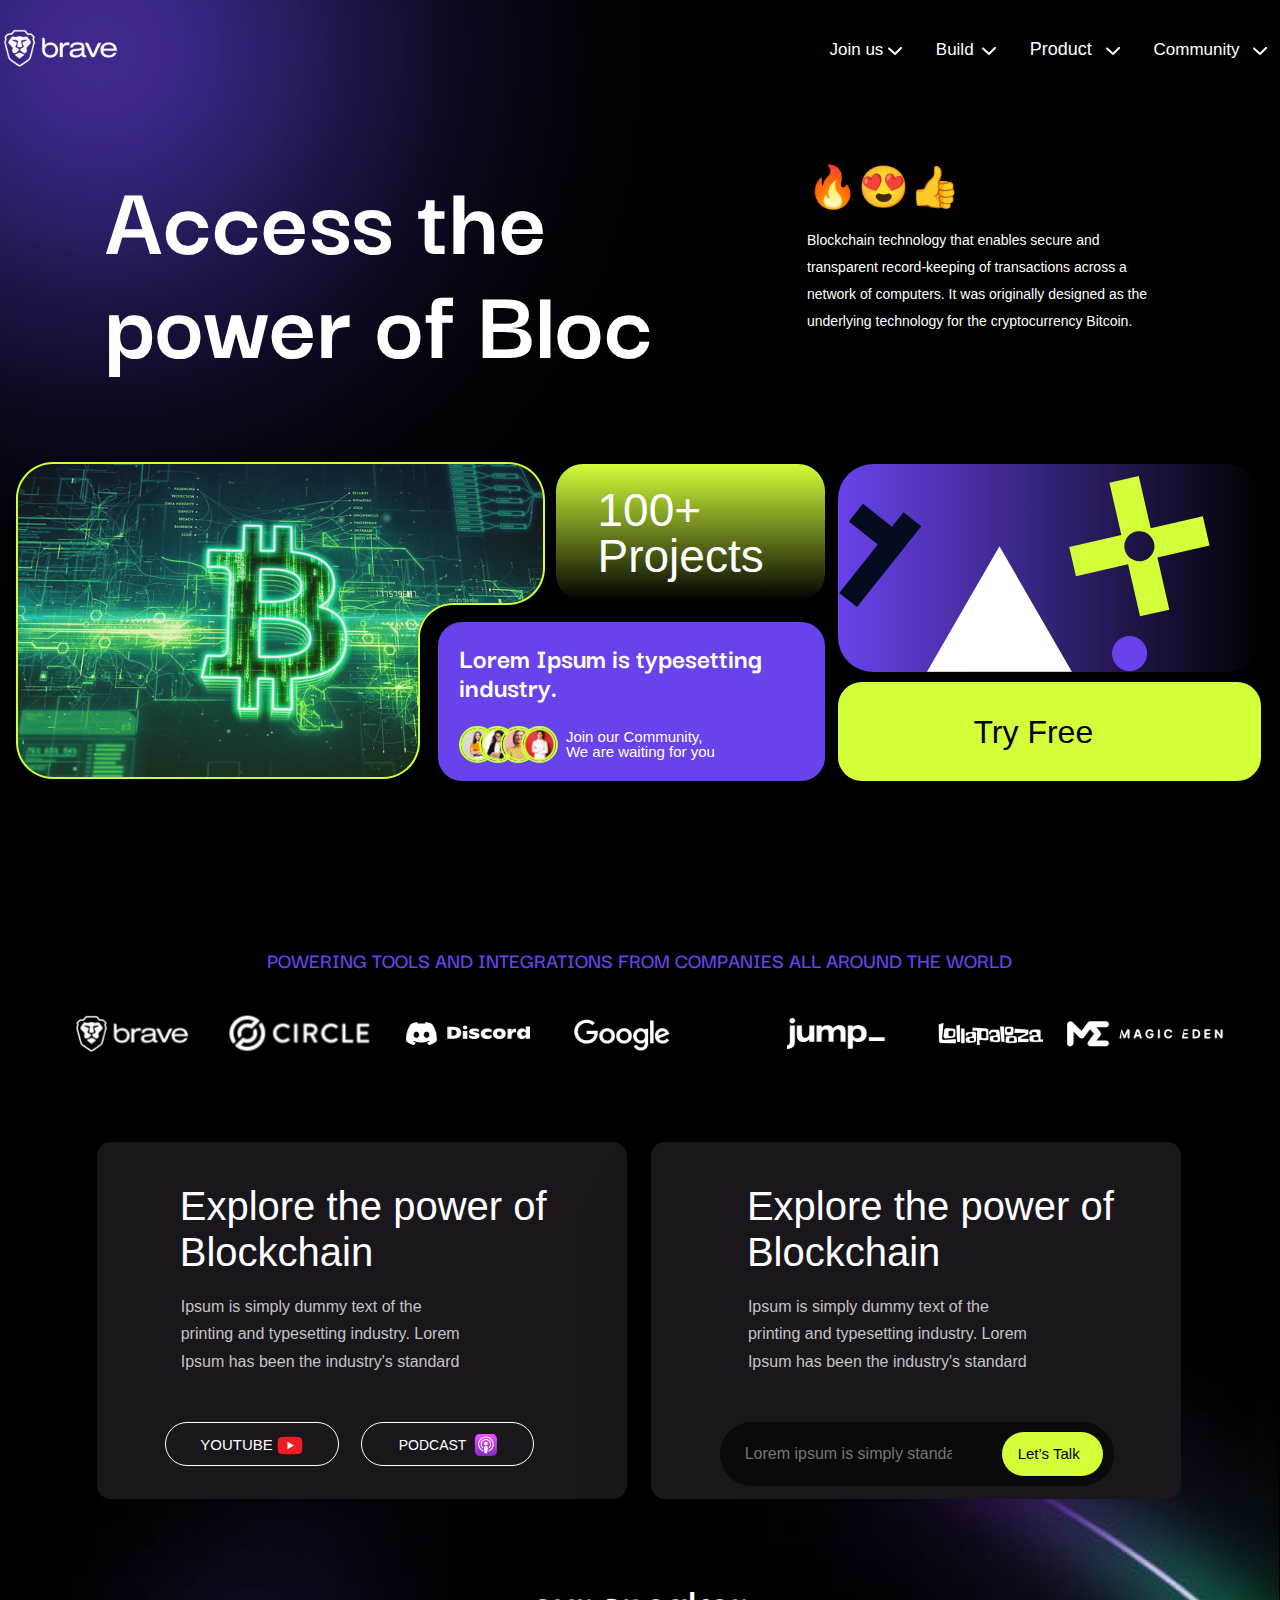
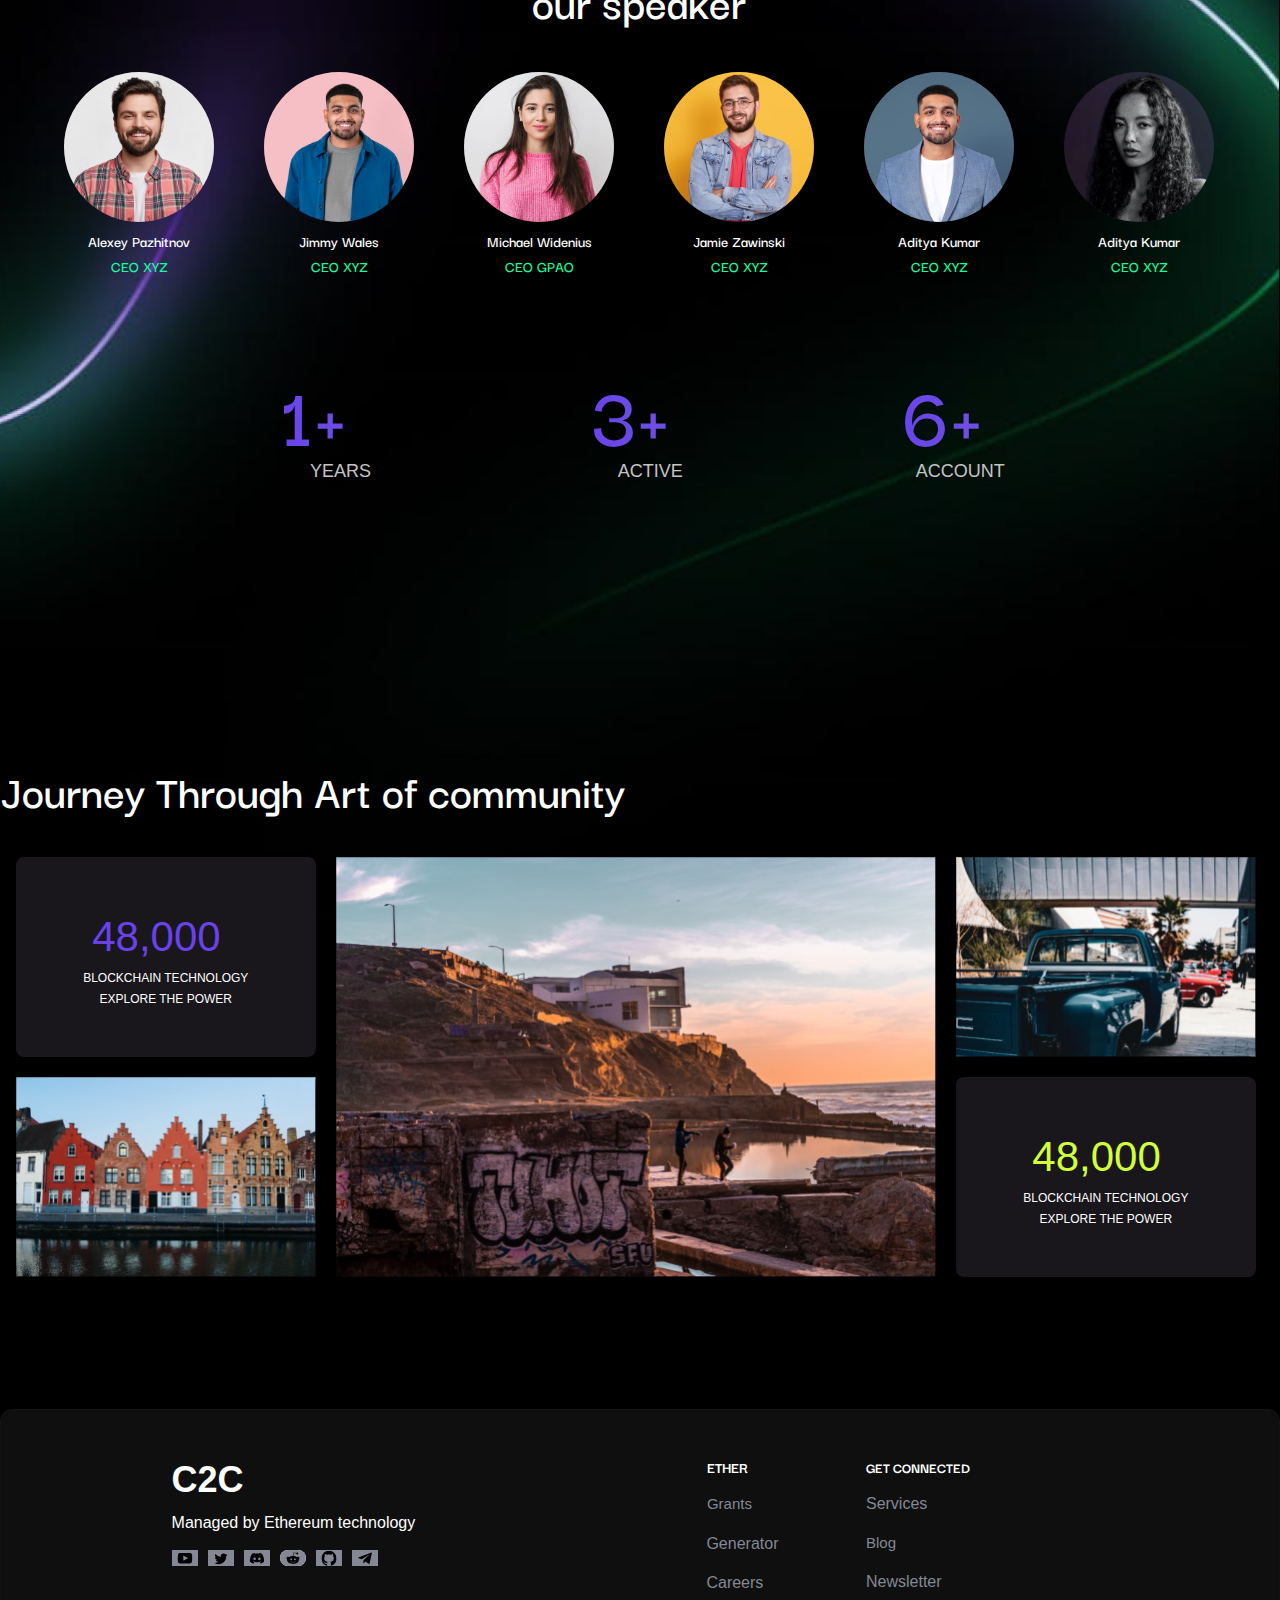
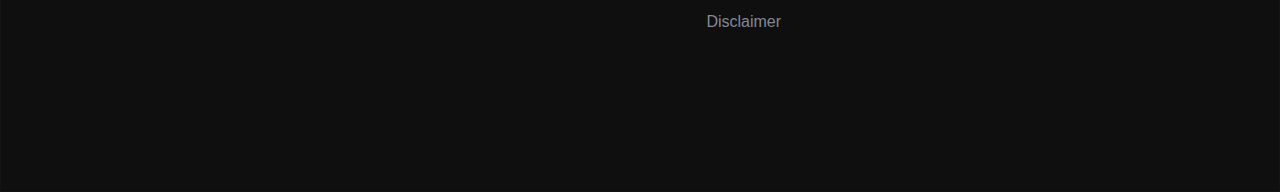
<file: index.html>
<!DOCTYPE html>
<html lang="en">
  <head>
    <meta charset="UTF-8" />
    <meta http-equiv="X-UA-Compatible" content="IE=edge" />
    <meta name="viewport" content="width=device-width, initial-scale=1.0" />
    <link rel="stylesheet" href="./vars.css" />
    <link rel="stylesheet" href="./style.css" />
    <link rel="shortcut icon" href="c2c-icon.png" type="image/x-icon">
    <title>Campus To Crypto</title>
    <style>
      a,
      button,
      input,
      select,
      h1,
      h2,
      h3,
      h4,
      h5,
      * {
        box-sizing: border-box;
        margin: 0;
        padding: 0;
        border: none;
        text-decoration: none;
        appearance: none;
        background: none;

        -webkit-font-smoothing: antialiased;
      }

      .sidebar {
    height: 0;
    width: 200px;
    position: fixed;
    top: 0;
    right: 0;
    background: linear-gradient( 180deg,rgba(104, 67, 236, 0.973) 0%, rgba(211, 236, 67, 0.986) 100% );
    overflow-y: auto; /* Enable scrolling if needed */
    transition: height 0.5s;
    box-sizing: border-box;
    border-radius: 5px;
    z-index: 999;
}

.sidebar.active {
    height: 170px; /* Expand to fixed size when active */
}

.sidebar a {
    padding: 10px 15px;
    text-decoration: none;
    font-size: 16px;
    color: #ffffff;
    display: block;
    transition: 0.3s;
}

.sidebar a:hover {
    color: #f1f1f1;
}

#border {
    display: inline-block;
    border-left: 2px solid transparent;
    animation: typing 2s steps(10, end), blink-caret 0.75s step-end infinite;
    white-space: nowrap;
    overflow: hidden;
    vertical-align: bottom;
  }

  @keyframes typing {
    from {
      width: 0;
    }
    to {
      width: 100%;
    }
  }

  @keyframes blink-caret {
    from, to {
      border-color: transparent;
    }
    50% {
      border-color: black;
    }
  }
    </style>
  </head>
  <body>
    <div class="block-chain">
      <img class="image" src="backgroundIMAGE.png" />
      <div class="ellipse-32"></div>
      <div class="frame-114">
        <div class="frame-113">
          <div class="frame-112">
            <div class="frame-111">
              <div class="frame-110">
                <div class="access-the-power-of-blockchain">
                  Access the power of <span id="parent">Blockchain</span><div id="border"></div>
                </div>
                <div class="frame-103">
                  <div class="div">🔥😍👍</div>
                  <div
                    class="[base64]"
                  >
                    Blockchain technology that enables secure and transparent
                    record-keeping of transactions across a network of
                    computers. It was originally designed as the underlying
                    technology for the cryptocurrency Bitcoin.
                  </div>
                </div>
              </div>
              <div class="new-mobile">
                <div class="grid-container">
                  <div class="item item-1 button-49">Try Free 🎯</div>
                  <div class="item item-2 button-49 btn-49" ><span class="num" data-val="40">00</span> Projects</div>
                  <div class="item item-3">Lorem Ipsum is typesetting industry.</div>
                  <div class="item item-4">CESO Join our Community, We are waiting for you</div>
                </div>
              </div>
              <div class="group-18">
                <div class="group-15">
                  <div class="rectangle-131"></div>
                  <div class="_100-projects">
                    100+
                    <br />
                    Projects
                  </div>
                </div>
                <div class="group-14">
                  <div class="rectangle-130"></div>
                  <div class="frame-102">
                    <div class="lorem-ipsum-is-typesetting-industry">
                      Lorem Ipsum is typesetting industry.
                    </div>
                    <div class="frame-100">
                      <div class="frame-1">
                        <img class="ellipse-1" src="ellipse-10.png" />
                        <img class="ellipse-2" src="ellipse-20.png" />
                        <img class="ellipse-3" src="ellipse-30.png" />
                        <img class="ellipse-4" src="ellipse-40.png" />
                      </div>
                      <div class="join-our-community-we-are-waiting-for-you">
                        Join our Community,
                        <br />
                        We are waiting for you
                      </div>
                    </div>
                  </div>
                </div>
                <div class="group-16">
                  <div class="rectangle-129"></div>
                  <svg
                    class="group"
                    width="146"
                    height="126"
                    viewBox="0 0 146 126"
                    fill="none"
                    xmlns="http://www.w3.org/2000/svg"
                  >
                    <path
                      d="M72.7237 0L145.447 125.96H0.000244141L72.7237 0Z"
                      fill="white"
                    />
                  </svg>
                  <svg
                    class="group3"
                    width="197"
                    height="197"
                    viewBox="0 0 197 197"
                    fill="none"
                    xmlns="http://www.w3.org/2000/svg"
                  >
                    <path
                      d="M94.4018 80.8536C84.694 83.079 78.6285 92.7526 80.854 102.46C83.0794 112.168 92.753 118.234 102.461 116.008C112.169 113.783 118.234 104.109 116.009 94.4014C113.783 84.6937 104.11 78.6281 94.4018 80.8536ZM134.365 174.476L99.2105 182.535L84.8834 120.038L22.3863 134.365L14.3274 99.2101L76.8245 84.8831L62.4975 22.3859L97.6521 14.327L111.979 76.8241L174.476 62.4971L182.535 97.6517L120.038 111.979L134.365 174.476Z"
                      fill="#D2FF3A"
                    />
                  </svg>
                  <svg
                    class="group5"
                    width="37"
                    height="37"
                    viewBox="0 0 37 37"
                    fill="none"
                    xmlns="http://www.w3.org/2000/svg"
                  >
                    <path
                      d="M36.0668 18.0333C36.0668 27.9928 27.9931 36.0665 18.0335 36.0665C8.07394 36.0665 0.000244141 27.9928 0.000244141 18.0333C0.000244141 8.07369 8.07394 0 18.0335 0C27.9931 0 36.0668 8.07369 36.0668 18.0333Z"
                      fill="#6843EC"
                    />
                  </svg>
                  <svg
                    class="group7"
                    width="207"
                    height="220"
                    viewBox="0 0 207 220"
                    fill="none"
                    xmlns="http://www.w3.org/2000/svg"
                  >
                    <path
                      d="M206.748 69.213L173.705 42.9296L152.095 70.098L98.1248 27.1685L71.8414 60.2112L125.811 103.141L53.9699 193.458L87.0126 219.741L206.748 69.213Z"
                      fill="#040C1F"
                    />
                  </svg>
                </div>
                <div class="group-13">
                  <div class="rectangle-132"></div>
                  <div class="frame-101">
                    <div class="try-free">Try Free</div>
                    <svg
                      class="arrow-1"
                      width="15"
                      height="23"
                      viewBox="0 0 15 23"
                      fill="none"
                      xmlns="http://www.w3.org/2000/svg"
                    >
                      <path
                        d="M11.2682 1.27019C11.0722 0.753836 10.4948 0.494106 9.97844 0.690063L1.564 3.88338C1.04765 4.07934 0.787923 4.65678 0.983881 5.17313C1.17984 5.68949 1.75728 5.94922 2.27363 5.75326L9.75313 2.91475L12.5916 10.3942C12.7876 10.9106 13.365 11.1703 13.8814 10.9744C14.3977 10.7784 14.6575 10.201 14.4615 9.68462L11.2682 1.27019ZM1.91199 22.7852L11.2452 2.03521L9.42126 1.21479L0.0880087 21.9648L1.91199 22.7852Z"
                        fill="black"
                      />
                    </svg>
                  </div>
                </div>
                <div class="new-grp">
                  <svg
                    class="group-17"
                    width="525"
                    height="313"
                    viewBox="0 0 525 313"
                    fill="none"
                    xmlns="http://www.w3.org/2000/svg"
                    xmlns:xlink="http://www.w3.org/1999/xlink"
                  >
                    <mask
                      id="path-1-outside-1_1_48"
                      maskUnits="userSpaceOnUse"
                      x="-2"
                      y="-2"
                      width="529"
                      height="317"
                      fill="black"
                    >
                      <rect fill="white" x="-2" y="-2" width="529" height="317" />
                      <path
                        fill-rule="evenodd"
                        clip-rule="evenodd"
                        d="M525 35C525 15.67 509.33 0 490 0H35C15.67 0 0 15.67 0 35V278C0 297.33 15.67 313 35 313H365C384.33 313 400 297.33 400 278V174C400 154.67 415.67 139 435 139H490C509.33 139 525 123.33 525 104V35Z"
                      />
                    </mask>
                    <path
                      fill-rule="evenodd"
                      clip-rule="evenodd"
                      d="M525 35C525 15.67 509.33 0 490 0H35C15.67 0 0 15.67 0 35V278C0 297.33 15.67 313 35 313H365C384.33 313 400 297.33 400 278V174C400 154.67 415.67 139 435 139H490C509.33 139 525 123.33 525 104V35Z"
                      fill="url(#pattern0)"
                    />
                    <path
                      fill-rule="evenodd"
                      clip-rule="evenodd"
                      d="M525 35C525 15.67 509.33 0 490 0H35C15.67 0 0 15.67 0 35V278C0 297.33 15.67 313 35 313H365C384.33 313 400 297.33 400 278V174C400 154.67 415.67 139 435 139H490C509.33 139 525 123.33 525 104V35Z"
                      fill="url(#paint0_linear_1_48)"
                      fill-opacity="0.14"
                    />
                    <path
                      d="M35 2H490V-2H35V2ZM2 278V35H-2V278H2ZM365 311H35V315H365V311ZM402 278V174H398V278H402ZM435 141H490V137H435V141ZM523 35V104H527V35H523ZM490 141C510.435 141 527 124.435 527 104H523C523 122.225 508.225 137 490 137V141ZM402 174C402 155.775 416.775 141 435 141V137C414.565 137 398 153.565 398 174H402ZM365 315C385.435 315 402 298.435 402 278H398C398 296.225 383.225 311 365 311V315ZM-2 278C-2 298.435 14.5655 315 35 315V311C16.7746 311 2 296.225 2 278H-2ZM490 2C508.225 2 523 16.7746 523 35H527C527 14.5655 510.435 -2 490 -2V2ZM35 -2C14.5655 -2 -2 14.5655 -2 35H2C2 16.7746 16.7746 2 35 2V-2Z"
                      fill="#D2FF3A"
                      mask="url(#path-1-outside-1_1_48)"
                    />
                    <defs>
                      <pattern
                        id="pattern0"
                        patternContentUnits="objectBoundingBox"
                        width="1"
                        height="1"
                      >
                        <use
                          xlink:href="#image0_1_48"
                          transform="matrix(0.00145412 0 0 0.00243902 -0.0293008 0)"
                        />
                      </pattern>
                      <linearGradient
                        id="paint0_linear_1_48"
                        x1="262"
                        y1="-69"
                        x2="262"
                        y2="390"
                        gradientUnits="userSpaceOnUse"
                      >
                        <stop stop-color="#6843EC" />
                        <stop
                          offset="1"
                          stop-color="#D2FF3A"
                          stop-opacity="0.87"
                        />
                      </linearGradient>
                      <image
                        id="image0_1_48"
                        width="728"
                        height="410"
                        xlink:href="[data-uri]"
                      />
                    </defs>
                  </svg>
                </div>
              </div>
            </div>
            <div class="div-client">
              <div class="frame">
                <div class="frame-12">
                  <img class="image-2" src="image-20.png" />
                </div>
                <div class="frame-2">
                  <img class="image-3" src="image-30.png" />
                </div>
                <div class="frame-3">
                  <img class="image-4" src="image-40.png" />
                </div>
                <div class="frame-4">
                  <img class="image-5" src="image-50.png" />
                </div>
                <div class="frame-5">
                  <img class="image-6" src="image-60.png" />
                </div>
                <div class="frame-6">
                  <img class="image-7" src="image-70.png" />
                </div>
                <div class="frame-7">
                  <img class="image-8" src="image-80.png" />
                </div>
              </div>
              <div
                class="powering-tools-and-integrations-from-companies-all-around-the-world"
              >
                Powering tools and integrations from companies all around the
                world
              </div>
            </div>
          </div>
          <div class="frame-108">
            <div class="frame2">
              <div class="rectangle"></div>
              <div class="frame-107">
                <div class="frame-106">
                  <div class="explore-the-power-of-blockchain">
                    Explore the power of
                    <br />
                    Blockchain
                  </div>
                  <div
                    class="ipsum-is-simply-dummy-text-of-the-printing-and-typesetting-industry-lorem-ipsum-has-been-the-industry-s-standard"
                  >
                    Ipsum is simply dummy text of the printing and typesetting
                    industry. Lorem Ipsum has been the industry&#039;s standard
                  </div>
                </div>
                <div class="frame3">
                  <div class="frame4">
                    <div class="rectangle2">
                    <div class="you-tube">YouTube</div>
                    <svg
                      class="frame5"
                      width="26"
                      height="19"
                      viewBox="0 0 26 19"
                      fill="none"
                      xmlns="http://www.w3.org/2000/svg"
                    >
                      <g clip-path="url(#clip0_1_80)">
                        <path
                          d="M24.8338 3.53696C24.5497 2.47094 23.7129 1.63151 22.65 1.34662C20.7239 0.828857 12.9999 0.828857 12.9999 0.828857C12.9999 0.828857 5.276 0.828857 3.34976 1.34662C2.28707 1.63151 1.45006 2.47094 1.16604 3.53696C0.649902 5.46901 0.649902 9.50009 0.649902 9.50009C0.649902 9.50009 0.649902 13.5312 1.16604 15.4634C1.45006 16.5293 2.28707 17.3687 3.34976 17.6537C5.276 18.1714 12.9999 18.1714 12.9999 18.1714C12.9999 18.1714 20.7239 18.1714 22.65 17.6537C23.7129 17.3687 24.5497 16.5293 24.8338 15.4634C25.3499 13.5312 25.3499 9.50009 25.3499 9.50009C25.3499 9.50009 25.3499 5.46901 24.8338 3.53696Z"
                          fill="#ED1D24"
                        />
                        <path
                          d="M10.4734 13.1601L16.9291 9.50029L10.4734 5.84015V13.1601Z"
                          fill="white"
                        />
                      </g>
                      <defs>
                        <clipPath id="clip0_1_80">
                          <rect width="26" height="19" fill="white" />
                        </clipPath>
                      </defs>
                    </svg>
                  </div>
                  </div>
                  <div class="frame4">
                    <div class="rectangle2">
                    <div class="podcast">Podcast</div>
                    <svg
                      class="frame6"
                      width="25"
                      height="24"
                      viewBox="0 0 25 24"
                      fill="none"
                      xmlns="http://www.w3.org/2000/svg"
                    >
                      <g clip-path="url(#clip0_1_86)">
                        <path
                          fill-rule="evenodd"
                          clip-rule="evenodd"
                          d="M23.4402 20.4497C23.2163 21.0186 22.6995 21.8196 21.9666 22.3839C21.5435 22.7098 21.0383 23.0213 20.3445 23.2268C19.6049 23.446 18.6938 23.5201 17.5599 23.5201H7.19194C6.05811 23.5201 5.14706 23.446 4.40732 23.2268C3.71345 23.0213 3.2084 22.7098 2.78519 22.3839C2.05241 21.8196 1.53554 21.0187 1.31157 20.4497C0.860535 19.3035 0.855957 18.003 0.855957 17.184V6.81599C0.855957 5.99704 0.860535 4.69648 1.31167 3.5503C1.53563 2.98143 2.05241 2.18043 2.78528 1.61622C3.2084 1.29034 3.71355 0.978846 4.40732 0.773287C5.14706 0.554085 6.05811 0.480011 7.19194 0.480011H17.56C18.6938 0.480011 19.6049 0.554085 20.3446 0.773287C21.0384 0.978846 21.5435 1.29044 21.9667 1.61622C22.6995 2.18052 23.2164 2.98143 23.4403 3.5503C23.8913 4.69648 23.896 5.99704 23.896 6.81599V17.1839C23.896 18.003 23.8913 19.3035 23.4402 20.4497Z"
                          fill="url(#paint0_linear_1_86)"
                        />
                        <path
                          d="M14.046 13.723C13.7004 13.3583 13.0931 13.1244 12.3762 13.1244C11.6592 13.1244 11.0519 13.3583 10.7063 13.723C10.5259 13.9134 10.4304 14.1084 10.4004 14.3865C10.3423 14.9248 10.3749 15.3882 10.438 16.1293C10.4981 16.8355 10.6122 17.7771 10.7611 18.7361C10.867 19.4187 10.9531 19.787 11.0315 20.0509C11.1586 20.4784 11.6335 20.8522 12.3762 20.8522C13.1188 20.8522 13.5937 20.4783 13.7208 20.0509C13.7993 19.7871 13.8854 19.4188 13.9913 18.7361C14.1403 17.7771 14.2542 16.8356 14.3143 16.1293C14.3773 15.3882 14.41 14.9247 14.3518 14.3865C14.3219 14.1084 14.2265 13.9135 14.046 13.723ZM10.4925 10.4749C10.4925 11.5164 11.3367 12.3606 12.3781 12.3606C13.4194 12.3606 14.2636 11.5164 14.2636 10.4749C14.2636 9.43361 13.4194 8.58931 12.3781 8.58931C11.3367 8.58931 10.4925 9.43361 10.4925 10.4749ZM12.3547 3.03354C7.94461 3.04608 4.33117 6.62372 4.27651 11.0334C4.23228 14.6055 6.51248 17.6612 9.69658 18.7811C9.77395 18.8084 9.85242 18.7443 9.84015 18.6632C9.79849 18.3859 9.75912 18.1071 9.72286 17.833C9.71004 17.7362 9.64833 17.6527 9.55878 17.6136C7.04217 16.5141 5.28471 13.99 5.31291 11.0664C5.34991 7.22941 8.48291 4.10144 12.3199 4.0704C16.2423 4.03872 19.4434 7.22035 19.4434 11.1356C19.4434 14.03 17.6937 16.523 15.1965 17.6138C15.1072 17.6529 15.0458 17.7367 15.0331 17.8333C14.9969 18.1073 14.9575 18.3859 14.9158 18.6631C14.9037 18.7441 14.9821 18.8083 15.0594 18.781C18.2131 17.6718 20.48 14.6637 20.48 11.1356C20.4802 6.66034 16.8329 3.0209 12.3547 3.03354ZM12.2084 6.75072C14.7082 6.65385 16.7729 8.65953 16.7729 11.1383C16.7729 12.399 16.2387 13.5371 15.385 14.3386C15.3127 14.4066 15.2737 14.5031 15.2794 14.6022C15.2964 14.9038 15.2901 15.1967 15.2701 15.5276C15.2647 15.6157 15.3636 15.6721 15.4365 15.6223C16.8681 14.644 17.8096 12.9992 17.8096 11.1382C17.8096 8.07417 15.2574 5.59492 12.1673 5.71469C9.29545 5.82593 6.99135 8.19375 6.95463 11.0674C6.93046 12.9576 7.87778 14.6319 9.32768 15.6226C9.40046 15.6723 9.49908 15.6157 9.49376 15.5278C9.47362 15.1967 9.46749 14.9037 9.48443 14.6022C9.48992 14.5032 9.4511 14.4068 9.37877 14.3388C8.49848 13.5124 7.95789 12.3279 7.99232 11.0205C8.05293 8.71942 9.90809 6.83982 12.2084 6.75072Z"
                          fill="white"
                        />
                      </g>
                      <defs>
                        <linearGradient
                          id="paint0_linear_1_86"
                          x1="12.376"
                          y1="0.480011"
                          x2="12.376"
                          y2="23.52"
                          gradientUnits="userSpaceOnUse"
                        >
                          <stop stop-color="#F452FF" />
                          <stop offset="1" stop-color="#832BC1" />
                        </linearGradient>
                        <clipPath id="clip0_1_86">
                          <rect
                            width="24"
                            height="24"
                            fill="white"
                            transform="translate(0.375977)"
                          />
                        </clipPath>
                      </defs>
                    </svg>
                  </div>
                  </div>
                </div>
              </div>
            </div>
            <div class="frame2">
              <div class="rectangle"></div>
              <div class="frame-107">
                <div class="frame-106">
                  <div class="explore-the-power-of-blockchain">
                    Explore the power of
                    <br />
                    Blockchain
                  </div>
                  <div
                    class="ipsum-is-simply-dummy-text-of-the-printing-and-typesetting-industry-lorem-ipsum-has-been-the-industry-s-standard"
                  >
                    Ipsum is simply dummy text of the printing and typesetting
                    industry. Lorem Ipsum has been the industry&#039;s standard
                  </div>
                </div>
                <form action="sample.html">
                  <div class="frame8">
                    <div class="lorem-ipsum-is-simply-standard">
                      <input type="text" placeholder="Lorem ipsum is simply standard" required>
                    </div>
                    <div class="frame9">
                      <div class="rectangle3"></div>
                      <button class="let-s-talk" >Let’s Talk</button>
                    </div>
                  </div>
                </form>
              </div>
            </div>
          </div>
          <div class="speker">our speaker</div>
          <div class="home-container-people">
            <div class="people-container">
              <div class="image-section"><img src="sampleimg1.avif" alt=""></div>
              <div>Alexey Pazhitnov	</div>
              <div class="work">Ceo XYZ</div>
            </div>
            <div class="people-container">
              <div class="image-section"><img src="sampleimg2.avif" alt=""></div>
              <div>Jimmy Wales</div>
              <div class="work">Ceo XYZ</div>
            </div>
            <div class="people-container">
              <div class="image-section"><img src="sampleimg3.avif" alt=""></div>
              <div>Michael Widenius	</div>
              <div class="work">Ceo GpAo</div>
            </div>
            <div class="people-container">
              <div class="image-section"><img src="sampleimg4.avif" alt=""></div>
              <div>Jamie Zawinski</div>
              <div class="work">Ceo XYZ</div>
            </div>
            <div class="people-container">
              <div class="image-section"><img src="sampleimg5.avif" alt=""></div>
              <div>Aditya Kumar</div>
              <div class="work">Ceo XYZ</div>
            </div>
            <div class="people-container">
              <div class="image-section"><img src="regina0.png" alt=""></div>
              <div>Aditya Kumar</div>
              <div class="work">Ceo XYZ</div>
            </div>
          </div>
        </div>
        <div class="frame10">
          <div class="account-reached">
            <div class="frame-1171275434">
              <div class="group-1171275436">
                <div class="active-accounts">Years</div>
                <div class="_10-2-m num" data-val="7">0</div>
              </div>
            </div>
            <div class="frame-1171275434">
              <div class="group-1171275436">
                <div class="active-accounts">Active</div>
                <div class="_10-2-m num" data-val="18">00</div>
              </div>
            </div>
            <div class="frame-1171275434">
              <div class="group-1171275436">
                <div class="active-accounts">Account</div>
                <div class="_10-2-m num" data-val="30">00</div>
              </div>
            </div>
          </div>
          <div class="frame-109">
            <div class="join-a-community">Join a community</div>
            <div class="of-millions">of millions.</div>
          </div>
        </div>
      </div>
      <div class="frame-115">
        <div class="logo-container">
          <div class="logo"><img src="image-20.png" alt=""></div>
          <div class="header-nav"><img id="menu-icon" src="icons8-menu-bar-40.png" alt="header-icons"></div>
          <div id="sidebar" class="sidebar">
            <a href="join-us.html">Join us 🤝</a>
            <a href="#">Build 🎯</a>
            <a href="#">Product 🛍️</a>
            <a href="#">Community💡</a>
        </div>
        </div>
        <div class="frame16">
          <div class="frame17">
            <div class="frame18">
              <svg
                class="group9"
                width="24"
                height="24"
                viewBox="0 0 24 24"
                fill="none"
                xmlns="http://www.w3.org/2000/svg"
              >
                <path
                  fill-rule="evenodd"
                  clip-rule="evenodd"
                  d="M17.2931 8.29296C17.3853 8.19745 17.4957 8.12127 17.6177 8.06886C17.7397 8.01645 17.8709 7.98886 18.0037 7.98771C18.1365 7.98655 18.2681 8.01186 18.391 8.06214C18.5139 8.11242 18.6256 8.18667 18.7195 8.28056C18.8134 8.37446 18.8876 8.48611 18.9379 8.60901C18.9882 8.7319 19.0135 8.86358 19.0123 8.99636C19.0112 9.12914 18.9836 9.26036 18.9312 9.38236C18.8788 9.50437 18.8026 9.61471 18.7071 9.70696L12.7071 15.707C12.5248 15.8892 12.2793 15.9941 12.0216 15.9997C11.7639 16.0053 11.514 15.9111 11.3241 15.737L5.32407 10.237C5.12861 10.0577 5.01237 9.80808 5.00093 9.54309C4.99527 9.41188 5.0155 9.28084 5.06048 9.15745C5.10546 9.03407 5.1743 8.92074 5.26307 8.82396C5.35185 8.72718 5.45881 8.64882 5.57787 8.59338C5.69692 8.53793 5.82573 8.50648 5.95694 8.50082C6.22193 8.48938 6.48061 8.58367 6.67607 8.76296L11.9701 13.616L17.2931 8.29296Z"
                  fill="white"
                />
              </svg>
            </div>
            <div class="build">Build</div>
          </div>
          <div class="frame19">
            <div class="frame20">
              <svg
                class="group10"
                width="24"
                height="24"
                viewBox="0 0 24 24"
                fill="none"
                xmlns="http://www.w3.org/2000/svg"
              >
                <path
                  fill-rule="evenodd"
                  clip-rule="evenodd"
                  d="M17.2931 8.29296C17.3853 8.19745 17.4957 8.12127 17.6177 8.06886C17.7397 8.01645 17.8709 7.98886 18.0037 7.98771C18.1365 7.98655 18.2681 8.01186 18.391 8.06214C18.5139 8.11242 18.6256 8.18667 18.7195 8.28056C18.8134 8.37446 18.8876 8.48611 18.9379 8.60901C18.9882 8.7319 19.0135 8.86358 19.0123 8.99636C19.0112 9.12914 18.9836 9.26036 18.9312 9.38236C18.8788 9.50437 18.8026 9.61471 18.7071 9.70696L12.7071 15.707C12.5248 15.8892 12.2793 15.9941 12.0216 15.9997C11.7639 16.0053 11.514 15.9111 11.3241 15.737L5.32407 10.237C5.12861 10.0577 5.01237 9.80808 5.00093 9.54309C4.99527 9.41188 5.0155 9.28084 5.06048 9.15745C5.10546 9.03407 5.1743 8.92074 5.26307 8.82396C5.35185 8.72718 5.45881 8.64882 5.57787 8.59338C5.69692 8.53793 5.82573 8.50648 5.95694 8.50082C6.22193 8.48938 6.48061 8.58367 6.67607 8.76296L11.9701 13.616L17.2931 8.29296Z"
                  fill="white"
                />
              </svg>
            </div>
            <div class="community">Community</div>
          </div>
          <div class="frame21">
            <div class="frame22">
              <svg
                class="group11"
                width="24"
                height="24"
                viewBox="0 0 24 24"
                fill="none"
                xmlns="http://www.w3.org/2000/svg"
              >
                <path
                  fill-rule="evenodd"
                  clip-rule="evenodd"
                  d="M17.2931 8.29296C17.3853 8.19745 17.4957 8.12127 17.6177 8.06886C17.7397 8.01645 17.8709 7.98886 18.0037 7.98771C18.1365 7.98655 18.2681 8.01186 18.391 8.06214C18.5139 8.11242 18.6256 8.18667 18.7195 8.28056C18.8134 8.37446 18.8876 8.48611 18.9379 8.60901C18.9882 8.7319 19.0135 8.86358 19.0123 8.99636C19.0112 9.12914 18.9836 9.26036 18.9312 9.38236C18.8788 9.50437 18.8026 9.61471 18.7071 9.70696L12.7071 15.707C12.5248 15.8892 12.2793 15.9941 12.0216 15.9997C11.7639 16.0053 11.514 15.9111 11.3241 15.737L5.32407 10.237C5.12861 10.0577 5.01237 9.80808 5.00093 9.54309C4.99527 9.41188 5.0155 9.28084 5.06048 9.15745C5.10546 9.03407 5.1743 8.92074 5.26307 8.82396C5.35185 8.72718 5.45881 8.64882 5.57787 8.59338C5.69692 8.53793 5.82573 8.50648 5.95694 8.50082C6.22193 8.48938 6.48061 8.58367 6.67607 8.76296L11.9701 13.616L17.2931 8.29296Z"
                  fill="white"
                />
              </svg>
            </div>
            <div class="join-us">Join us</div>
          </div>
          <div class="frame23">
            <div class="frame24">
              <svg
                class="group12"
                width="24"
                height="24"
                viewBox="0 0 24 24"
                fill="none"
                xmlns="http://www.w3.org/2000/svg"
              >
                <path
                  fill-rule="evenodd"
                  clip-rule="evenodd"
                  d="M17.2931 8.29296C17.3853 8.19745 17.4957 8.12127 17.6177 8.06886C17.7397 8.01645 17.8709 7.98886 18.0037 7.98771C18.1365 7.98655 18.2681 8.01186 18.391 8.06214C18.5139 8.11242 18.6256 8.18667 18.7195 8.28056C18.8134 8.37446 18.8876 8.48611 18.9379 8.60901C18.9882 8.7319 19.0135 8.86358 19.0123 8.99636C19.0112 9.12914 18.9836 9.26036 18.9312 9.38236C18.8788 9.50437 18.8026 9.61471 18.7071 9.70696L12.7071 15.707C12.5248 15.8892 12.2793 15.9941 12.0216 15.9997C11.7639 16.0053 11.514 15.9111 11.3241 15.737L5.32407 10.237C5.12861 10.0577 5.01237 9.80808 5.00093 9.54309C4.99527 9.41188 5.0155 9.28084 5.06048 9.15745C5.10546 9.03407 5.1743 8.92074 5.26307 8.82396C5.35185 8.72718 5.45881 8.64882 5.57787 8.59338C5.69692 8.53793 5.82573 8.50648 5.95694 8.50082C6.22193 8.48938 6.48061 8.58367 6.67607 8.76296L11.9701 13.616L17.2931 8.29296Z"
                  fill="white"
                />
              </svg>
            </div>
            <div class="product">Product</div>
          </div>
        </div>
        
      </div>
      <div class="frame25">
        <div class="group-1171275431">
          <div class="frame-1171275432">
            <div class="frame50">
              <div class="frame27">
                <div class="rectangle5"></div>
                <div class="frame39">
                  <div class="blockchain-technology-explore-the-power">
                    Blockchain technology explore the power
                  </div>
                  <div class="_48-0002">48,000</div>
                </div>
              </div>
              <div
                class="frame29"
                style="
                  background: url(frame65.png) center;
                  background-size: cover;
                  background-repeat: no-repeat;
                "
              >
                <div class="rectangle5"></div>
                <div class="frame30">
                  <div class="rectangle6"></div>
                  <div class="frame31">
                    <div class="solana-mobile-announcement">
                      Solana Mobile Announcement
                    </div>
                    <div
                      class="users-developers-and-reporters-were-on-the-scene-when-solana-labs-announced-the-solana-mobile-stack-and-saga-device-in-june-2022"
                    >
                      Users, developers, and reporters were on the scene when
                      Solana Labs announced the Solana Mobile Stack and Saga
                      device in June 2022.
                    </div>
                  </div>
                </div>
                <img class="image2" src="image9.png" />
              </div>
              <div class="frame32">
                <div class="rectangle7"></div>
                <div class="frame33">
                  <div class="rectangle8"></div>
                  <div class="frame34">
                    <div
                      class="_3-800-builders-3-days-1-community-teams-from-around-the-world-gathered-in-lisbon-in-nov-2022-to-learn-build-and-celebrate-at-the-annual-conference-from-the-solana-foundation"
                    >
                      3,800 builders. 3 days. 1 community. Teams from around the
                      world gathered in Lisbon in Nov. 2022 to learn, build, and
                      celebrate at the annual conference from the Solana
                      Foundation.
                    </div>
                    <div class="frame35">
                      <svg
                        class="vector31"
                        width="58"
                        height="60"
                        viewBox="0 0 58 60"
                        fill="none"
                        xmlns="http://www.w3.org/2000/svg"
                      >
                        <path
                          d="M34.0215 30.7626H29.1093L39.8962 19.1926L47.6653 27.5218H53.6886L42.911 15.9611L57.5886 0.21875H55.8986L48.3555 8.29423H43.1927L36.1355 15.8652H30.6136V8.29423H26.8282V27.2185H30.6136V19.6507H36.1355L36.9465 20.5204L23.6586 34.7926H16.326V42.6235L0.261719 59.8733H1.95791L21.1484 39.2992V50.2997H25.5529V43.3168H34.0277C35.6926 43.3168 37.2891 42.6554 38.4662 41.4783C39.6434 40.3012 40.3048 38.7046 40.3048 37.0397C40.3048 35.3748 39.6434 33.7783 38.4662 32.6011C37.2891 31.424 35.6926 30.7626 34.0277 30.7626H34.0215ZM47.9346 26.9028L40.5339 18.9666L42.7005 16.6452L52.2648 26.9028H47.9346ZM25.5467 35.1671H34.0215C34.5053 35.1869 34.9627 35.3927 35.2983 35.7422C35.6338 36.0913 35.8211 36.5568 35.8211 37.0412C35.8211 37.5257 35.6338 37.9912 35.2983 38.3403C34.9627 38.6898 34.5053 38.8956 34.0215 38.9154H25.5467V35.1671ZM34.0215 42.6978H24.9277V49.6868H21.7612V39.0299L24.9277 35.6468V39.5283H34.0215C34.682 39.5258 35.315 39.2621 35.7817 38.7947C36.2485 38.3273 36.5116 37.694 36.5131 37.0335C36.5076 36.3758 36.2426 35.7471 35.7762 35.2835C35.3097 34.8198 34.6792 34.5589 34.0215 34.5573H25.9584L28.9205 31.3909H34.0215C35.5221 31.3909 36.9613 31.987 38.0224 33.0481C39.0834 34.1091 39.6796 35.5484 39.6796 37.049C39.6796 38.5496 39.0834 39.9888 38.0224 41.0499C36.9613 42.1109 35.5221 42.7071 34.0215 42.7071V42.6978Z"
                          fill="white"
                        />
                      </svg>
                      <svg
                        class="vector32"
                        width="22"
                        height="21"
                        viewBox="0 0 22 21"
                        fill="none"
                        xmlns="http://www.w3.org/2000/svg"
                      >
                        <path
                          d="M16.9507 0.762512H5.3033C4.15528 0.766598 3.05554 1.22435 2.24366 2.03623C1.43178 2.84811 0.973995 3.94785 0.969971 5.09588V15.9664C0.973995 17.1144 1.43178 18.2141 2.24366 19.026C3.05554 19.8379 4.15528 20.2957 5.3033 20.2997H16.9507C18.0999 20.2997 19.2022 19.8431 20.015 19.0303C20.8275 18.2178 21.284 17.1156 21.284 15.9664V5.09897C21.2843 4.52976 21.1726 3.96581 20.955 3.43962C20.7374 2.91373 20.4183 2.43552 20.0159 2.03283C19.6135 1.63014 19.1356 1.31071 18.6097 1.09268C18.0838 0.874713 17.5199 0.762512 16.9507 0.762512ZM20.665 15.9694C20.665 16.9547 20.2737 17.8993 19.577 18.5958C18.8806 19.2925 17.9359 19.6837 16.9507 19.6837H5.3064C4.32243 19.6797 3.38023 19.2869 2.68442 18.5914C1.98892 17.8956 1.59614 16.9531 1.59212 15.9694V5.09897C1.59614 4.115 1.98892 3.17281 2.68442 2.477C3.38023 1.7815 4.32243 1.38871 5.3064 1.38469H16.9507C17.9359 1.38469 18.8806 1.77592 19.577 2.47266C20.2737 3.16909 20.665 4.11376 20.665 5.09897V15.9694Z"
                          fill="white"
                        />
                      </svg>
                      <svg
                        class="vector33"
                        width="14"
                        height="13"
                        viewBox="0 0 14 13"
                        fill="none"
                        xmlns="http://www.w3.org/2000/svg"
                      >
                        <path
                          d="M0.752441 12.5204H13.5017V0.548035H0.752441V12.5204ZM1.37149 1.16708H12.8827V11.9014H1.37149V1.16708Z"
                          fill="white"
                        />
                      </svg>
                      <svg
                        class="vector34"
                        width="6"
                        height="21"
                        viewBox="0 0 6 21"
                        fill="none"
                        xmlns="http://www.w3.org/2000/svg"
                      >
                        <path
                          d="M0.79126 20.3059H5.19578V0.762512H0.79126V20.3059ZM1.41031 1.38159H4.57673V19.6868H1.41031V1.38159Z"
                          fill="white"
                        />
                      </svg>
                      <svg
                        class="vector35"
                        width="21"
                        height="21"
                        viewBox="0 0 21 21"
                        fill="none"
                        xmlns="http://www.w3.org/2000/svg"
                      >
                        <path
                          d="M16.5783 15.9014H16.2502L8.9826 2.23897C8.7455 1.79357 8.39203 1.42121 7.95963 1.16109C7.52722 0.901054 7.0326 0.763317 6.52808 0.762512H3.44831C2.70948 0.762512 2.00098 1.056 1.47851 1.57845C0.956031 2.10092 0.662598 2.80942 0.662598 3.54826V20.3059H5.06712V5.16707H5.55308L12.8145 18.8294C13.0516 19.2749 13.4051 19.6472 13.8375 19.9072C14.2699 20.1672 14.7645 20.305 15.269 20.3059H18.2126C18.9514 20.3059 19.6599 20.0124 20.1824 19.49C20.7049 18.9675 20.9983 18.259 20.9983 17.5202V0.762512H16.5783V15.9014ZM17.1974 1.38159H20.3793V17.5202C20.3793 18.0946 20.1508 18.6459 19.7447 19.0523C19.3383 19.4584 18.7874 19.6868 18.2126 19.6868H15.2721C14.8796 19.6862 14.4946 19.5791 14.1581 19.377C13.822 19.1749 13.5468 18.8849 13.3624 18.5385L5.93379 4.54802H4.45736V19.6868H1.28165V3.54826C1.28165 2.97347 1.50977 2.42252 1.91617 2.01612C2.32258 1.60971 2.87353 1.38159 3.44831 1.38159H6.52808C6.91994 1.38252 7.30436 1.48992 7.64019 1.69204C7.97603 1.89447 8.25058 2.18388 8.43475 2.52992L15.8633 16.5204H17.1819L17.1974 1.38159Z"
                          fill="white"
                        />
                      </svg>
                      <svg
                        class="vector36"
                        width="20"
                        height="21"
                        viewBox="0 0 20 21"
                        fill="none"
                        xmlns="http://www.w3.org/2000/svg"
                      >
                        <path
                          d="M0.431152 0.762512V5.16707H8.00211V20.3059H12.4066V5.16707H19.9745V0.762512H0.431152ZM19.3554 4.54802H11.7876V19.6868H8.62116V4.54802H1.0502V1.38159H19.3554V4.54802Z"
                          fill="white"
                        />
                      </svg>
                      <svg
                        class="vector37"
                        width="21"
                        height="20"
                        viewBox="0 0 21 20"
                        fill="none"
                        xmlns="http://www.w3.org/2000/svg"
                      >
                        <path
                          d="M14.4745 0.29425H0.545898V19.2185H14.4745C15.5709 19.2183 16.6446 18.9059 17.5699 18.3177C18.4952 17.7296 19.234 16.8901 19.6996 15.8974C20.1652 14.9048 20.3385 13.8001 20.1992 12.7126C20.06 11.625 19.6138 10.5996 18.913 9.75639C19.6138 8.91316 20.06 7.88777 20.1992 6.80023C20.3385 5.71268 20.1652 4.60796 19.6996 3.61532C19.234 2.62267 18.4952 1.78318 17.5699 1.19506C16.6446 0.606901 15.5709 0.294467 14.4745 0.29425ZM4.33137 4.07973H14.0845C14.4794 4.07871 14.8657 4.19518 15.1943 4.41438C15.5228 4.63359 15.7787 4.94559 15.9294 5.31067C16.08 5.67572 16.1187 6.07739 16.0404 6.46448C15.9621 6.85161 15.7704 7.20666 15.4897 7.48449C15.3875 7.58679 15.2732 7.67618 15.1492 7.75068C14.832 7.95521 14.4619 8.06277 14.0845 8.0602H4.33137V4.07973ZM14.0845 15.4331H4.33137V11.4557H14.0845C14.6123 11.4557 15.1185 11.6654 15.4918 12.0386C15.865 12.4118 16.0747 12.9181 16.0747 13.4459C16.0747 13.9737 15.865 14.48 15.4918 14.8532C15.1185 15.2265 14.6123 15.4362 14.0845 15.4362V15.4331Z"
                          fill="white"
                        />
                      </svg>
                      <svg
                        class="vector38"
                        width="20"
                        height="20"
                        viewBox="0 0 20 20"
                        fill="none"
                        xmlns="http://www.w3.org/2000/svg"
                      >
                        <path
                          d="M18.8983 5.17545C18.6436 3.80256 17.9156 2.56242 16.8412 1.67062C15.7669 0.778819 14.4136 0.291814 13.0174 0.29426H0.450684V19.2185H4.24854V12.2326H11.0921L14.8064 19.2185H19.0964L15.1716 11.8364C16.4732 11.3363 17.5584 10.3963 18.239 9.17961C18.92 7.96287 19.153 6.54621 18.8983 5.17545ZM13.0174 8.44712H4.24854V4.07974H13.0297C13.3235 4.06869 13.6163 4.11697 13.8908 4.22175C14.1654 4.32649 14.4161 4.48555 14.6278 4.68944C14.8395 4.89329 15.0079 5.13778 15.123 5.40821C15.2379 5.67867 15.2973 5.96953 15.2973 6.26343C15.2973 6.55732 15.2379 6.84821 15.123 7.11864C15.0079 7.3891 14.8395 7.63356 14.6278 7.83745C14.4161 8.0413 14.1654 8.20037 13.8908 8.30514C13.6163 8.40988 13.3235 8.45817 13.0297 8.44712H13.0174Z"
                          fill="white"
                        />
                      </svg>
                      <svg
                        class="vector39"
                        width="19"
                        height="20"
                        viewBox="0 0 19 20"
                        fill="none"
                        xmlns="http://www.w3.org/2000/svg"
                      >
                        <path
                          d="M18.698 15.4331H3.94612V11.6507H18.698V7.8652H3.94612V4.07973H18.698V0.29425H0.160645V19.2185H18.698V15.4331Z"
                          fill="white"
                        />
                      </svg>
                      <svg
                        class="vector40"
                        width="20"
                        height="20"
                        viewBox="0 0 20 20"
                        fill="none"
                        xmlns="http://www.w3.org/2000/svg"
                      >
                        <path
                          d="M3.80778 13.0095H15.9411V19.2185H19.7235V3.54735C19.7235 2.68511 19.3812 1.85812 18.7717 1.24814C18.1623 0.638163 17.3358 0.295055 16.4735 0.29425H3.26611C2.40378 0.295055 1.57735 0.638163 0.967898 1.24814C0.358446 1.85812 0.0161133 2.68511 0.0161133 3.54735V19.2185H3.80778V13.0095ZM3.80778 4.07973H15.9411V9.22401H3.80778V4.07973Z"
                          fill="white"
                        />
                      </svg>
                      <svg
                        class="group14"
                        width="36"
                        height="10"
                        viewBox="0 0 36 10"
                        fill="none"
                        xmlns="http://www.w3.org/2000/svg"
                      >
                        <path
                          d="M2.6899 3.68446H0.659424V2.21113C0.659424 1.99354 0.702444 1.7778 0.785706 1.57661C0.869278 1.37573 0.991538 1.1928 1.14568 1.03896C1.29951 0.88544 1.48245 0.763489 1.68395 0.680227C1.88514 0.597275 2.10087 0.554868 2.31847 0.555177H6.27728C6.49487 0.554868 6.71061 0.597275 6.9118 0.680227C7.1133 0.763489 7.29623 0.88544 7.45038 1.03896C7.60421 1.1928 7.72647 1.37573 7.81004 1.57661C7.8933 1.7778 7.93632 1.99354 7.93632 2.21113V3.3997C7.93787 3.65939 7.87813 3.91599 7.76175 4.14813C7.64568 4.38058 7.47638 4.58209 7.26776 4.73685L3.68037 7.47304H8.03537V9.21875H0.659424V7.64637L5.75728 3.79589C5.8065 3.76123 5.8458 3.71449 5.8718 3.66032C5.8978 3.60616 5.90956 3.54642 5.90585 3.48637V2.65685C5.90585 2.56058 5.8684 2.46773 5.80155 2.39839C5.73438 2.32906 5.64306 2.28851 5.5468 2.28542H3.07061C2.97218 2.28542 2.87778 2.32442 2.80813 2.39437C2.73818 2.46401 2.69918 2.55842 2.69918 2.65685L2.6899 3.68446Z"
                          fill="white"
                        />
                        <path
                          d="M9.58618 7.5597V2.21113C9.58618 1.99354 9.6292 1.7778 9.71246 1.57661C9.79604 1.37573 9.9183 1.1928 10.0724 1.03896C10.2263 0.88544 10.4092 0.763489 10.6107 0.680227C10.8119 0.597275 11.0276 0.554868 11.2452 0.555177H15.8478C16.0654 0.554868 16.2812 0.597275 16.4824 0.680227C16.6839 0.763489 16.8668 0.88544 17.0206 1.03896C17.1748 1.1928 17.297 1.37573 17.3806 1.57661C17.4639 1.7778 17.5069 1.99354 17.5069 2.21113V7.5597C17.5069 7.77761 17.4639 7.99334 17.3806 8.19453C17.2974 8.39603 17.1751 8.57865 17.0209 8.7328C16.8668 8.88694 16.6839 9.0092 16.4827 9.09246C16.2815 9.17573 16.0657 9.21875 15.8478 9.21875H11.2452C11.0273 9.21875 10.8116 9.17573 10.6104 9.09246C10.4092 9.0092 10.2263 8.88694 10.0721 8.7328C9.91799 8.57865 9.79573 8.39603 9.71246 8.19453C9.6292 7.99334 9.58618 7.77761 9.58618 7.5597ZM11.6167 7.10161C11.6167 7.20004 11.6557 7.29475 11.7253 7.36439C11.7952 7.43404 11.8897 7.47304 11.9881 7.47304H15.1174C15.2152 7.47056 15.3083 7.43094 15.3774 7.36161C15.4467 7.29258 15.4863 7.19942 15.4888 7.10161V2.66923C15.4863 2.57142 15.4467 2.47825 15.3774 2.40923C15.3083 2.3402 15.2152 2.30027 15.1174 2.2978H11.9881C11.8897 2.2978 11.7952 2.3368 11.7253 2.40644C11.6557 2.47639 11.6167 2.5708 11.6167 2.66923V7.10161Z"
                          fill="white"
                        />
                        <path
                          d="M21.0881 3.68446H19.0576V2.21113C19.0576 1.99354 19.1006 1.7778 19.1839 1.57661C19.2675 1.37573 19.3897 1.1928 19.5436 1.03896C19.6977 0.88544 19.8806 0.763489 20.0821 0.680227C20.2833 0.597275 20.4991 0.554868 20.7167 0.555177H24.6755C24.8931 0.554868 25.1088 0.597275 25.31 0.680227C25.5115 0.763489 25.6944 0.88544 25.8483 1.03896C26.0024 1.1928 26.1247 1.37573 26.2082 1.57661C26.2915 1.7778 26.3345 1.99354 26.3345 2.21113V3.3997C26.3361 3.65939 26.2763 3.91599 26.16 4.14813C26.0439 4.38058 25.8746 4.58209 25.666 4.73685L22.0786 7.47304H26.4336V9.21875H19.0576V7.64637L24.1555 3.79589C24.2047 3.76123 24.244 3.71449 24.27 3.66032C24.296 3.60616 24.3078 3.54642 24.304 3.48637V2.65685C24.304 2.56058 24.2666 2.46773 24.1997 2.39839C24.1326 2.32906 24.0413 2.28851 23.945 2.28542H21.4688C21.3704 2.28542 21.2757 2.32442 21.206 2.39437C21.1364 2.46401 21.0974 2.55842 21.0974 2.65685L21.0881 3.68446Z"
                          fill="white"
                        />
                        <path
                          d="M29.8908 3.68446H27.8604V2.21113C27.8604 1.99354 27.9034 1.7778 27.9866 1.57661C28.0702 1.37573 28.1925 1.1928 28.3466 1.03896C28.5005 0.88544 28.6834 0.763489 28.8849 0.680227C29.0861 0.597275 29.3018 0.554868 29.5194 0.555177H33.4782C33.6958 0.554868 33.9115 0.597275 34.1127 0.680227C34.3142 0.763489 34.4972 0.88544 34.651 1.03896C34.8051 1.1928 34.9274 1.37573 35.011 1.57661C35.0942 1.7778 35.1373 1.99354 35.1373 2.21113V3.3997C35.1388 3.65939 35.0791 3.91599 34.9627 4.14813C34.8466 4.38058 34.6773 4.58209 34.4687 4.73685L30.8782 7.47304H35.2363V9.21875H27.8604V7.64637L32.9582 3.79589C33.0074 3.76123 33.0467 3.71449 33.0727 3.66032C33.0987 3.60616 33.1105 3.54642 33.1068 3.48637V2.65685C33.1068 2.56058 33.0693 2.46773 33.0025 2.39839C32.9353 2.32906 32.844 2.28851 32.7477 2.28542H30.2716C30.1734 2.28635 30.0799 2.32566 30.0109 2.3953C29.9419 2.46494 29.9032 2.55873 29.9032 2.65685L29.8908 3.68446Z"
                          fill="white"
                        />
                      </svg>
                    </div>
                  </div>
                </div>
                <img class="image3" src="image10.png" />
              </div>
              <div
                class="frame36"
                style="
                  background: url(frame72.png) center;
                  background-size: cover;
                  background-repeat: no-repeat;
                "
              >
                <div class="rectangle5"></div>
                <div class="frame30">
                  <div class="rectangle6"></div>
                  <div class="frame37">
                    <div
                      class="start-spreading-the-news-lines-were-out-the-door-at-the-solana-foundation-s-new-york-hacker-house-in-march-2022"
                    >
                      Start spreading the news. Lines were out the door at the
                      Solana Foundation’s New York Hacker House in March 2022.
                    </div>
                    <div class="new-york-hacker-house">
                      New York Hacker House
                    </div>
                  </div>
                </div>
                <img class="image2" src="image11.png" />
              </div>
              <div class="frame38">
                <div class="rectangle5"></div>
                <div class="frame39">
                  <div class="blockchain-technology-explore-the-power">
                    Blockchain technology Explore the power
                  </div>
                  <div class="_48-0003">48,000</div>
                </div>
              </div>
              <div class="frame40">
                <div class="rectangle7"></div>
                <div class="frame33">
                  <div class="rectangle8"></div>
                  <div class="frame37">
                    <div
                      class="let-s-build-local-devs-came-to-the-solana-foundation-s-seoul-hacker-house-ahead-of-korea-blockchain-week-2022"
                    >
                      Let’s build! Local devs came to the Solana Foundation’s
                      Seoul Hacker House ahead of Korea Blockchain Week 2022.
                    </div>
                    <div class="seoul-hacker-house">Seoul Hacker House</div>
                  </div>
                </div>
                <img class="image3" src="image12.png" />
              </div>
              <div class="frame41">
                <div class="rectangle5"></div>
                <div class="frame28">
                  <div class="solana-breakpoint-2022-attendees">
                    Solana Breakpoint 2022 attendees
                  </div>
                  <div class="_3-800">3,800</div>
                </div>
              </div>
              <div class="frame42">
                <div class="rectangle5"></div>
                <div class="frame30">
                  <div class="rectangle6"></div>
                  <div class="frame43">
                    <div
                      class="builders-joined-london-hacker-house-a-five-day-offline-event-in-june-2022-with-advice-and-support-from-core-solana-lab-engineers"
                    >
                      Builders joined London Hacker House, a five-day offline
                      event in June 2022, with advice and support from core
                      Solana Lab engineers.
                    </div>
                    <div class="london-hacker-house">London Hacker House</div>
                  </div>
                </div>
                <img class="image2" src="image13.png" />
              </div>
              <div class="frame44">
                <div class="rectangle7"></div>
                <div class="frame33">
                  <div class="rectangle8"></div>
                  <div class="frame45">
                    <div
                      class="let-s-build-local-devs-came-to-the-solana-foundation-s-seoul-hacker-house-ahead-of-korea-blockchain-week-20222"
                    >
                      Let’s build! Local devs came to the Solana Foundation’s
                      Seoul Hacker House ahead of Korea Blockchain Week 2022.
                    </div>
                    <div class="seoul-hacker-house2">Seoul Hacker House</div>
                  </div>
                </div>
                <img class="image3" src="image14.png" />
              </div>
              <div class="frame46">
                <div class="rectangle5"></div>
                <div class="frame30">
                  <div class="rectangle6"></div>
                  <div class="frame37">
                    <div
                      class="vibe-mint-build-thousands-of-developers-came-to-build-together-at-the-sept-2022-new-delhi-solana-hacker-house"
                    >
                      Vibe. Mint. Build. Thousands of developers came to build
                      together at the Sept. 2022 New Delhi Solana Hacker House.
                    </div>
                    <div class="new-delhi-hacker-house">
                      New Delhi Hacker House
                    </div>
                  </div>
                </div>
                <img class="image2" src="image15.png" />
              </div>
              <div class="frame47">
                <div class="rectangle5"></div>
                <div class="frame48">
                  <div class="daily-programs-used">Daily programs used</div>
                  <div class="_1-075">1,075</div>
                </div>
              </div>
              <div class="frame49">
                <div class="rectangle7"></div>
                <div class="frame33">
                  <div class="rectangle8"></div>
                  <div class="frame37">
                    <div
                      class="new-and-native-users-came-to-solana-miami-in-april-2022-to-build-learn-and-see-real-world-solana-use-cases"
                    >
                      New and native users came to Solana Miami in April 2022 to
                      build, learn, and see real world Solana use cases.
                    </div>
                    <div class="solana-miami">Solana Miami</div>
                  </div>
                </div>
                <img class="image3" src="image16.png" />
              </div>
            </div>
          </div>
          <div class="journey-through-art-of-community">
            Journey Through Art of community
          </div>
        </div>
      </div>
      <div class="div-footer">
        <div class="rectangle9"></div>
        <div class="footer-container">
          <div class="frame51">
            <div class="frame-118">
              <div class="c-2-c">C2C</div>
              <div class="frame-117">
                <div class="managed-by-ethereum-technology">
                  Managed by Ethereum technology
                </div>
                <div class="frame52">
                  <div class="frame53">
                    <div class="rectangle10"></div>
                    <svg
                      class="frame54"
                      width="16"
                      height="17"
                      viewBox="0 0 16 17"
                      fill="none"
                      xmlns="http://www.w3.org/2000/svg"
                    >
                      <path
                        d="M15.5333 5.66358C15.5333 5.53025 15.3333 4.46358 14.8666 3.99692C14.2666 3.33025 13.5999 3.26358 13.2666 3.26358H13.1999C11.1333 3.13025 8.06659 3.13025 7.99992 3.13025C7.99992 3.13025 4.86659 3.13025 2.79992 3.26358H2.73325C2.39992 3.26358 1.73325 3.33025 1.13325 3.99692C0.666585 4.53025 0.466585 5.59692 0.466585 5.73025C0.466585 5.79692 0.333252 6.99692 0.333252 8.26358V9.39692C0.333252 10.6636 0.466585 11.8636 0.466585 11.9303C0.466585 12.0636 0.666585 13.1302 1.13325 13.5969C1.66659 14.1969 2.33325 14.2636 2.73325 14.3302H2.93325C4.13325 14.4636 7.79992 14.4636 7.93325 14.4636C7.93325 14.4636 11.0666 14.4636 13.1333 14.3302H13.1999C13.5333 14.2636 14.1999 14.1969 14.7999 13.5969C15.2666 13.0636 15.4666 11.9969 15.4666 11.8636C15.4666 11.7969 15.5999 10.5969 15.5999 9.33025V8.19692C15.6666 6.99692 15.5333 5.73025 15.5333 5.66358ZM10.5999 8.93025L6.59992 11.0636C6.53325 11.0636 6.53325 11.1302 6.46659 11.1302C6.39992 11.1302 6.33325 11.1302 6.33325 11.0636C6.26659 10.9969 6.19992 10.9302 6.19992 10.7969V6.46358C6.19992 6.33025 6.26659 6.26358 6.33325 6.19692C6.39992 6.13025 6.53325 6.13025 6.66659 6.19692L10.6666 8.33025C10.7999 8.39692 10.8666 8.46358 10.8666 8.59692C10.8666 8.73025 10.7333 8.86358 10.5999 8.93025Z"
                        fill="black"
                      />
                    </svg>
                  </div>
                  <div class="frame55">
                    <div class="rectangle10"></div>
                    <svg
                      class="frame56"
                      width="16"
                      height="17"
                      viewBox="0 0 16 17"
                      fill="none"
                      xmlns="http://www.w3.org/2000/svg"
                    >
                      <path
                        d="M5.35884 3.24268C4.85049 3.24268 3.31791 3.8644 3.04295 3.98865C2.76799 4.1129 2.4628 4.50077 2.1165 5.14092C1.76974 5.78108 1.49147 6.52942 1.03935 7.63019C0.587701 8.73097 0.482347 10.8532 0.497465 11.5009C0.512583 12.1486 0.586756 12.6546 1.25053 13.0377C1.91383 13.4204 2.5006 13.821 3.11807 14.0619C3.73602 14.3029 4.15743 14.4763 4.44373 14.2353C4.73002 13.9944 4.91852 13.5725 4.91852 13.5725C4.91852 13.5725 5.1897 13.196 4.67758 12.9701C4.16546 12.7438 3.9094 12.5856 3.9316 12.3522C3.95428 12.1188 3.9916 11.9908 4.11963 12.021C4.24766 12.0513 4.54955 12.5931 5.70938 12.8416C6.86921 13.0901 7.99975 13.0528 7.99975 13.0528C7.99975 13.0528 9.13077 13.0906 10.2906 12.8416C11.4504 12.5931 11.7518 12.0513 11.8799 12.021C12.0079 11.9908 12.0452 12.1188 12.0679 12.3517C12.0906 12.5856 11.8345 12.7438 11.3224 12.9701C10.8103 13.196 11.0815 13.5725 11.0815 13.5725C11.0815 13.5725 11.27 13.9939 11.5563 14.2353C11.8421 14.4763 12.264 14.3029 12.8814 14.0619C13.4989 13.821 14.0862 13.4208 14.7495 13.0377C15.4132 12.6546 15.4874 12.1486 15.5025 11.5009C15.5176 10.8536 15.4123 8.73097 14.9602 7.63019C14.5085 6.52942 14.2298 5.78108 13.883 5.14092C13.5372 4.50077 13.2315 4.1129 12.957 3.98818C12.6821 3.8644 11.149 3.24268 10.6407 3.24268C10.1323 3.24268 9.9821 3.597 9.9821 3.597L9.80493 3.98865C9.80493 3.98865 8.61439 3.76236 8.00779 3.76188C7.40118 3.76188 6.19505 3.98865 6.19505 3.98865L6.01788 3.59653C6.01788 3.59653 5.86765 3.24268 5.35884 3.24268ZM5.41411 7.94247H5.43301C6.17426 7.94247 6.77473 8.59113 6.77473 9.39096C6.77473 10.1913 6.17426 10.8395 5.43301 10.8395C4.69175 10.8395 4.09129 10.1913 4.09129 9.39096C4.09082 8.59869 4.68042 7.95334 5.41411 7.94247ZM10.567 7.94247H10.5859C11.3196 7.95334 11.9087 8.59916 11.9087 9.39096C11.9087 10.1913 11.3082 10.8395 10.567 10.8395C9.82525 10.8395 9.22525 10.1913 9.22525 9.39096C9.22525 8.59113 9.82525 7.94247 10.567 7.94247Z"
                        fill="black"
                      />
                    </svg>
                  </div>
                  <div class="frame57">
                    <div class="rectangle10"></div>
                    <svg
                      class="frame58"
                      width="16"
                      height="17"
                      viewBox="0 0 16 17"
                      fill="none"
                      xmlns="http://www.w3.org/2000/svg"
                    >
                      <g clip-path="url(#clip0_1_369)">
                        <path
                          fill-rule="evenodd"
                          clip-rule="evenodd"
                          d="M8 0.796875C3.58233 0.796875 0 4.46921 0 8.99921C0 12.6235 2.29233 15.6982 5.471 16.7825C5.871 16.8585 6.01767 16.6049 6.01767 16.3882C6.01767 16.1925 6.01 15.5465 6.00667 14.8612C3.781 15.3572 3.31133 13.8932 3.31133 13.8932C2.94733 12.9452 2.423 12.6932 2.423 12.6932C1.69733 12.1839 2.478 12.1945 2.478 12.1945C3.28133 12.2522 3.70433 13.0395 3.70433 13.0395C4.41767 14.2935 5.57567 13.9312 6.03233 13.7215C6.104 13.1915 6.31133 12.8295 6.54 12.6249C4.76333 12.4172 2.89533 11.7139 2.89533 8.57088C2.89533 7.67554 3.20767 6.94354 3.71967 6.36921C3.63633 6.16254 3.36267 5.32821 3.797 4.19854C3.797 4.19854 4.469 3.97821 5.99767 5.03921C6.63567 4.85754 7.32033 4.76654 8 4.76321C8.68 4.76654 9.365 4.85754 10.0043 5.03921C11.531 3.97821 12.202 4.19854 12.202 4.19854C12.6373 5.32854 12.3633 6.16254 12.2803 6.36921C12.7937 6.94354 13.1037 7.67554 13.1037 8.57088C13.1037 11.7215 11.2323 12.4152 9.45067 12.6182C9.73767 12.8729 9.99333 13.3719 9.99333 14.1372C9.99333 15.2345 9.98433 16.1179 9.98433 16.3882C9.98433 16.6065 10.1283 16.8622 10.5337 16.7815C13.7107 15.6959 16 12.6222 16 8.99921C16 4.46921 12.4183 0.796875 8 0.796875Z"
                          fill="black"
                        />
                        <path
                          fill-rule="evenodd"
                          clip-rule="evenodd"
                          d="M3.02993 12.5739C3.01227 12.6149 2.94993 12.6269 2.89293 12.5989C2.83493 12.5723 2.80227 12.5166 2.82093 12.4756C2.83827 12.4336 2.90093 12.4223 2.95893 12.4499C3.01693 12.4769 3.04993 12.5333 3.02993 12.5739ZM3.35393 12.9446C3.31593 12.9806 3.24127 12.9639 3.1906 12.9066C3.13827 12.8493 3.1286 12.7729 3.16727 12.7363C3.2066 12.6996 3.27893 12.7169 3.33127 12.7739C3.3836 12.8319 3.39393 12.9079 3.35393 12.9446ZM3.66927 13.4169C3.6206 13.4519 3.54027 13.4193 3.4906 13.3463C3.4416 13.2729 3.4416 13.1856 3.49193 13.1506C3.5416 13.1156 3.62027 13.1473 3.6706 13.2196C3.7196 13.2936 3.7196 13.3813 3.66927 13.4169ZM4.1016 13.8736C4.0576 13.9229 3.96427 13.9096 3.89593 13.8419C3.82593 13.7759 3.8066 13.6819 3.8506 13.6323C3.89493 13.5826 3.98893 13.5966 4.0576 13.6636C4.12727 13.7296 4.14827 13.8243 4.1016 13.8736ZM4.6976 14.1383C4.67827 14.2026 4.58827 14.2316 4.4976 14.2046C4.4076 14.1763 4.34827 14.1013 4.36627 14.0363C4.38527 13.9716 4.4756 13.9409 4.56693 13.9703C4.65693 13.9983 4.7166 14.0729 4.6976 14.1383ZM5.3526 14.1876C5.3546 14.2553 5.27793 14.3109 5.1826 14.3123C5.08693 14.3146 5.0096 14.2599 5.0086 14.1933C5.0086 14.1249 5.08393 14.0696 5.17927 14.0679C5.2746 14.0659 5.3526 14.1203 5.3526 14.1876ZM5.9616 14.0813C5.97293 14.1473 5.90693 14.2149 5.8126 14.2329C5.7196 14.2503 5.6336 14.2096 5.62193 14.1443C5.61027 14.0766 5.6776 14.0086 5.77027 13.9909C5.86493 13.9743 5.9496 14.0146 5.9616 14.0813Z"
                          fill="black"
                        />
                      </g>
                      <defs>
                        <clipPath id="clip0_1_369">
                          <rect
                            width="16"
                            height="16"
                            fill="white"
                            transform="translate(0 0.796875)"
                          />
                        </clipPath>
                      </defs>
                    </svg>
                  </div>
                  <div class="frame59">
                    <div class="rectangle10"></div>
                    <svg
                      class="frame60"
                      width="16"
                      height="17"
                      viewBox="0 0 16 17"
                      fill="none"
                      xmlns="http://www.w3.org/2000/svg"
                    >
                      <path
                        d="M14.9116 5.04851C14.3912 5.27952 13.8389 5.43089 13.2733 5.49753C13.8692 5.14129 14.3151 4.5803 14.5275 3.91934C13.9677 4.25179 13.3551 4.48602 12.7162 4.61191C12.4494 4.32716 12.1269 4.10026 11.7688 3.94529C11.4107 3.79033 11.0245 3.7106 10.6343 3.71106C9.0592 3.71106 7.78215 4.98812 7.78215 6.56348C7.78215 6.78671 7.80727 7.00431 7.85609 7.21343C5.48543 7.09434 3.38344 5.95896 1.97657 4.23317C1.72282 4.6685 1.58956 5.16354 1.59049 5.66742C1.59049 6.65689 2.09397 7.53009 2.85936 8.04147C2.40639 8.0271 1.96342 7.9047 1.56734 7.68446L1.56706 7.72059C1.56706 9.10234 2.55032 10.2549 3.85532 10.5174C3.43512 10.6312 2.99454 10.6478 2.56697 10.5659C2.93019 11.6991 3.98345 12.524 5.23143 12.5469C4.22113 13.3399 2.97338 13.7701 1.68898 13.768C1.45897 13.768 1.23178 13.7545 1.00854 13.728C2.31271 14.5662 3.83069 15.0111 5.38101 15.0095C10.6278 15.0095 13.4966 10.6633 13.4966 6.89396C13.4966 6.77035 13.494 6.64701 13.4887 6.52453C14.0472 6.1213 14.5291 5.62142 14.9116 5.04851Z"
                        fill="black"
                      />
                    </svg>
                  </div>
                  <div class="frame61">
                    <div class="rectangle10"></div>
                    <svg
                      class="frame62"
                      width="16"
                      height="17"
                      viewBox="0 0 16 17"
                      fill="none"
                      xmlns="http://www.w3.org/2000/svg"
                    >
                      <path
                        d="M15.1465 3.86664L12.9772 14.097C12.8136 14.819 12.3868 14.9986 11.7802 14.6586L8.47498 12.2229L6.88017 13.7568C6.7037 13.9333 6.55605 14.081 6.21592 14.081L6.45336 10.7146L12.5793 5.17911C12.8457 4.94167 12.5216 4.81008 12.1654 5.04755L4.59217 9.81611L1.33183 8.79567C0.622639 8.57424 0.609827 8.08646 1.47942 7.74633L14.232 2.83336C14.8224 2.61196 15.339 2.96489 15.1465 3.86664Z"
                        fill="black"
                      />
                    </svg>
                  </div>
                  <div class="frame63">
                    <div class="rectangle10"></div>
                    <svg
                      class="frame64"
                      width="16"
                      height="17"
                      viewBox="0 0 16 17"
                      fill="none"
                      xmlns="http://www.w3.org/2000/svg"
                    >
                      <path
                        d="M14.9694 8.82391C14.969 8.39821 14.7997 7.99006 14.4986 7.68904C14.1976 7.38803 13.7895 7.21872 13.3638 7.21827C12.9739 7.21781 12.5975 7.36027 12.3056 7.61869C11.2437 6.93918 9.82685 6.51111 8.2641 6.46483L9.22043 3.19428L11.5682 3.63054C11.5682 3.64973 11.5643 3.66779 11.5654 3.68698C11.5794 3.95562 11.6994 4.20773 11.8991 4.38801C12.0987 4.5683 12.3617 4.66204 12.6304 4.64867C12.899 4.63459 13.151 4.51456 13.3312 4.31493C13.5115 4.11529 13.6052 3.85232 13.5918 3.5837C13.5778 3.31506 13.4578 3.06295 13.2581 2.88267C13.0585 2.70238 12.7955 2.60864 12.5268 2.62201C12.3557 2.63112 12.1896 2.68354 12.0443 2.77435C11.8989 2.86517 11.779 2.9914 11.6958 3.14123L11.6949 3.14095L8.86572 2.61523L7.73895 6.46426C6.17225 6.50575 4.75087 6.93157 3.68449 7.60966C3.39385 7.35676 3.02143 7.21771 2.63616 7.21827C2.21048 7.21879 1.80238 7.38812 1.50138 7.68913C1.20037 7.99013 1.03104 8.39823 1.03052 8.82391C1.03052 9.37135 1.31242 9.87647 1.769 10.1711C1.74046 10.3322 1.72583 10.4956 1.72526 10.6593C1.72526 12.9766 4.53472 14.8621 7.98812 14.8621C11.4415 14.8621 14.2504 12.9766 14.2504 10.659C14.2504 10.4987 14.2357 10.3407 14.2095 10.1849C14.4413 10.0412 14.6326 9.84088 14.7655 9.60276C14.8984 9.36465 14.9688 9.09661 14.9694 8.82391ZM5.01161 9.91654C5.01165 9.78697 5.03721 9.65867 5.08682 9.53898C5.13644 9.41929 5.20915 9.31054 5.3008 9.21894C5.39245 9.12735 5.50124 9.0547 5.62096 9.00515C5.74068 8.9556 5.86899 8.93012 5.99856 8.93016C6.12813 8.93019 6.25643 8.95575 6.37612 9.00537C6.49581 9.05499 6.60456 9.1277 6.69616 9.21934C6.78775 9.31099 6.8604 9.41978 6.90995 9.5395C6.9595 9.65922 6.98498 9.78753 6.98494 9.9171C6.98487 10.1788 6.88085 10.4297 6.69576 10.6147C6.51067 10.7997 6.25968 10.9036 5.998 10.9035C5.73632 10.9034 5.48538 10.7994 5.3004 10.6143C5.11542 10.4292 5.01154 10.1782 5.01161 9.91654ZM10.3139 12.5855C10.2846 12.6159 9.57655 13.3364 7.97655 13.3364C6.36808 13.3364 5.7247 12.6061 5.69845 12.575C5.65777 12.5241 5.6384 12.4593 5.64441 12.3944C5.65042 12.3294 5.68134 12.2694 5.73069 12.2267C5.78004 12.1841 5.84398 12.1622 5.9091 12.1657C5.97422 12.1692 6.03546 12.1978 6.07997 12.2454C6.09464 12.2612 6.63136 12.8321 7.97627 12.8321C9.34487 12.8321 9.9448 12.2409 9.95101 12.2353C9.99842 12.1919 10.0606 12.1683 10.1248 12.1691C10.189 12.17 10.2505 12.1953 10.2967 12.2399C10.343 12.2844 10.3705 12.345 10.3737 12.4091C10.3769 12.4733 10.3555 12.5365 10.3139 12.5855ZM10.1178 10.9033C9.98823 10.9034 9.85994 10.8779 9.74022 10.8284C9.62051 10.7789 9.51173 10.7063 9.42008 10.6147C9.32843 10.5231 9.25572 10.4144 9.20609 10.2947C9.15646 10.1751 9.13089 10.0468 9.13083 9.91724C9.13078 9.78769 9.15624 9.6594 9.20577 9.53969C9.25529 9.41997 9.32791 9.31119 9.41948 9.21954C9.51105 9.1279 9.61977 9.05518 9.73944 9.00555C9.85911 8.95592 9.98739 8.93035 10.1169 8.9303C10.3786 8.93018 10.6296 9.03401 10.8146 9.21894C10.9997 9.40387 11.1038 9.65476 11.1039 9.9164C11.104 10.178 11.0002 10.429 10.8152 10.6141C10.6303 10.7992 10.3794 10.9032 10.1178 10.9033Z"
                        fill="black"
                      />
                    </svg>
                  </div>
                </div>
              </div>
            </div>
          </div>
          <div class="frame-116">
            <div class="frame65">
              <div class="frame66">
                <div class="grants">Grants</div>
                <div class="generator">Generator</div>
                <div class="disclaimer">Disclaimer</div>
                <div class="careers">Careers</div>
              </div>
              <div class="ether">Ether</div>
            </div>
            <div class="frame67">
              <div class="frame68">
                <div class="frame69">
                  <div class="services">Services</div>
                  <div class="newsletter">Newsletter</div>
                  <div class="blog">Blog</div>
                </div>
                <div class="get-connected">Get Connected</div>
              </div>
            </div>
          </div>
        </div>
      </div>
    </div>
    <script>
      document.addEventListener('DOMContentLoaded', function() {
        const menuIcon = document.getElementById('menu-icon');
        const sidebar = document.getElementById('sidebar');

        menuIcon.addEventListener('click', function(event) {
            event.stopPropagation();
            sidebar.classList.toggle('active');
        });

        document.addEventListener('click', function(event) {
            const isClickInsideSidebar = sidebar.contains(event.target);
            const isClickInsideMenuIcon = menuIcon.contains(event.target);
            if (!isClickInsideSidebar && !isClickInsideMenuIcon) {
                sidebar.classList.remove('active');
            }
        });
    });
    const messages = ["Blockchain", "Decentralize", "Cryptocurrency"];
  const parent = document.getElementById('parent');
  const border = document.getElementById('border');
  let currentMessageIndex = 0;

  function animateText(text, index) {
    parent.textContent = text.substring(0, index);
    border.style.borderLeftColor = 'black';
    setTimeout(() => {
      if (index < text.length) {
        animateText(text, index + 1);
      } else {
        border.style.borderLeftColor = 'transparent';
        setTimeout(() => {
          currentMessageIndex = (currentMessageIndex + 1) % messages.length;
          animateText(messages[currentMessageIndex], 0);
        }, 1000);
      }
    }, 200);
  }

  animateText(messages[currentMessageIndex], 0);

  let valueDisplays = document.querySelectorAll(".num");
let interval = 4000;

valueDisplays.forEach((valueDisplay) => {
  let startValue = 0;
  let endValue = parseInt(valueDisplay.getAttribute("data-val"));
  let duration = Math.floor(interval / endValue);
  let counter = setInterval(function () {
    startValue += 1;
    valueDisplay.textContent = `${startValue}+`;
    if (startValue == endValue) {
      clearInterval(counter);
    }
  }, duration);
});
    </script>
  </body>
</html>
</file>
<file: vars.css>
/* Figma Styles of your File */
:root {
  /* Colors */
  /* Fonts */
  /* Effects */
}
</file>
<file: style.css>
@font-face {
  font-family: DarkerGrotesque-SemiBold;
  src: url(DarkerGrotesque-SemiBold.ttf);
}
@font-face {
  font-family: DarkerGrotesque-Bold;
  src: url(DarkerGrotesque-Bold.ttf);
}
.block-chain,
.block-chain * {
  box-sizing: border-box;
}
*:focus {
  outline: none;
}
.block-chain {
  background: #000000;
  height: 212rem;
  position: relative;
  overflow: hidden;
  width: 100vw;
}

body{
  overflow-x: hidden;
}
body::-webkit-scrollbar{
  width: 4px;
  background-color: #000000;
}
body::-webkit-scrollbar-thumb{
  width: 1px;
  background-color: #d2ff3a;
}
@media screen and (max-width:800px) {
  .block-chain{
    padding-left: 10px;

  }
}
.image {
  height: 105.625rem;
  position: absolute;
  right: -5.97%;
  left: -14.86%;
  width: 114.8%;
  top: 57.25rem;
  object-fit: cover;
}
@media screen and (max-width:800px) {
  .image{
    /* left: 10px; */
    width: 100vw;
    left: 0px;
    object-fit: fill;
  }
}
.ellipse-32 {
  background: #6843ec;
  border-radius: 50%;
  width: 28.5625rem;
  height: 28.5625rem;
  position: absolute;
  left: -8rem;
  top: -11.125rem;
  filter: blur(10.90625rem);
}
.frame-114 {
  display: flex;
  flex-direction: column;
  gap: 6.6875rem;
  align-items: center;
  justify-content: flex-start;
  position: absolute;
  left: -0.0625rem;
  top: 10.1875rem;
}

.frame-113 {
  display: flex;
  flex-direction: column;
  gap: 8.0625rem;
  align-items: center;
  justify-content: flex-start;
  flex-shrink: 0;
  position: relative;
  width: 100vw;
}
.frame-112 {
  display: flex;
  flex-direction: column;
  gap: 7.75rem;
  align-items: center;
  justify-content: flex-start;
  flex-shrink: 0;
  position: relative;
  width: 100vw;
}
.frame-111 {
  display: flex;
  flex-direction: column;
  gap: 5.625rem;
  align-items: center;
  justify-content: flex-start;
  flex-shrink: 0;
  position: relative;
}
.frame-110 {
  display: flex;
  flex-direction: row;
  gap: 1.9375rem;
  /* justify-content: center; */
  /* align-items: center; */
  flex-shrink: 0;
  height: auto;
}
@media screen and (max-width: 800px) {
  .frame-110{
    flex-direction: column;
    justify-content:  start;
    align-items: start;
    margin-left: 15px;
    margin-top: -40px;
  }
}

.access-the-power-of-blockchain {
  color: #ffffff;
  text-align: left;
  font-family: "DarkerGrotesque-Bold";
  font-size: 90px;
  line-height: 100%;
  font-size:6.5rem;
  font-weight: 800;
  position: relative;
  width: 52.5vw;
}
@media screen and (max-width:800px) {
  .access-the-power-of-blockchain{
    font-size: 2.3rem;
    font-weight: 600;
    width: 100vw;
    height: 100px;
    line-height: 110%;
  }
  #parent{
    display: block;
  }
}
.frame-103 {
  display: flex;
  flex-direction: column;
  gap: 1.1875rem;
  align-items: flex-start;
  justify-content: flex-start;
  flex-shrink: 0;
  /* position: relative; */

}
.div {
  color: #ffffff;
  text-align: left;
  font-family: "DarkerGrotesque-SemiBold", sans-serif;
  font-size: 2.5625rem;
  line-height: 110%;
  font-weight: 600;
  position: relative;
}
.[base64] {
  color: #ffffff;
  text-align: left;
  font-family: "WorkSans-Regular", sans-serif;
  font-size: 0.875rem;
  line-height: 1.6875rem;
  font-weight: 400;
  position: relative;
  width: 22.9375rem;
}
@media screen and (max-width:800px) {
}
.group-18 {
  flex-shrink: 0;
  width: 77.6875rem;
  height: 14.5625rem;
  position: static;
}
.grid-container {
  display: none;
  grid-template-columns: 1fr 1fr;
  grid-gap: 10px;
  align-items: center;
  margin: -50px 10px 10px 10px;

}

.item {
  padding: 30px;
  text-align: center;
  background-color: #d84b4b00;
  border-radius: 5px;
  font-family: "DarkerGrotesque-SemiBold";
  font-weight: 700;
  font-size: 20px;
  font-style: bold;
}

.item-1 {
  grid-column: 1 / 2;
  grid-row: 1 / 2;
  background-color:rgba(210, 255, 58, 1); 
}
.item-2 {
  grid-column: 2 / 3;
  grid-row: 1 / 2;
  background: linear-gradient( 90deg, rgba(104, 67, 236, 1) 100%, rgba(41, 41, 41, 0) 100% );
}

.item-3 {
  grid-column: 1 / 3;
  grid-row: 2 / 3;
  background: #6843ec24;
  background-image: url(backgroundIMAGE.png);
  background-repeat: no-repeat;
  background-size: cover;
  color: #ffffff;
  white-space: nowrap;
}

.item-4 {
  grid-column: 1 / 3;
  grid-row: 3 / 4;
  background-image: url(image13.png);
  background-repeat: no-repeat;
  background-size: cover;
  font-size: 29px;
  color: #ffffff;
}
@media screen and (max-width:800px) {
  .group-18{
    display: none;
  }
  .grid-container{
    display: grid;
  }
}
.group-15 {
  width: 16.8125rem;
  height: 8.5625rem;
  position: static;
}
.rectangle-131 {
  background: linear-gradient(
    180deg,
    rgba(210, 255, 58, 1) 0%,
    rgba(255, 255, 255, 0) 100%
  );
  border-radius: 1.6875rem;
  width: 16.8125rem;
  height: 8.5625rem;
  position: absolute;
  left: 33.625rem;
  top: 18.8125rem;
}
._100-projects {
  color: #ffffff;
  text-align: left;
  font-family: "WorkSans-Medium", sans-serif;
  font-size: 2.875rem;
  line-height: 101%;
  font-weight: 500;
  position: absolute;
  left: 36.25rem;
  top: 20.25rem;
}
.group-14 {
  width: 24.1875rem;
  height: 9.9375rem;
  position: static;
}
.rectangle-130 {
  background: #6843ec;
  border-radius: 1.5rem;
  border-style: solid;
  border-color: transparent;
  border-width: 0.3125rem;
  width: 24.1875rem;
  height: 9.9375rem;
  position: absolute;
  left: 26.25rem;
  top: 28.6875rem;
}
.frame-102 {
  display: flex;
  flex-direction: column;
  gap: 1.5rem;
  align-items: flex-start;
  justify-content: flex-start;
  position: absolute;
  left: 27.5625rem;
  top: 30rem;
}
.lorem-ipsum-is-typesetting-industry {
  color: #ffffff;
  text-align: left;
  font-family: "DarkerGrotesque-Bold", sans-serif;
  font-size: 1.8125rem;
  line-height: 101%;
  font-weight: 700;
  position: relative;
  width: 21.5625rem;
}
.frame-100 {
  display: flex;
  flex-direction: row;
  gap: 0.5rem;
  align-items: center;
  justify-content: flex-start;
  flex-shrink: 0;
  position: relative;
}
.frame-1 {
  display: flex;
  flex-direction: row;
  align-items: flex-start;
  justify-content: flex-start;
  flex-shrink: 0;
  position: relative;
}
.ellipse-1 {
  border-radius: 50%;
  border-style: solid;
  border-color: #d2ff3a;
  border-width: 0.144375rem;
  flex-shrink: 0;
  width: 2.3125rem;
  height: 2.3125rem;
  position: relative;
  object-fit: cover;
}
.ellipse-2 {
  margin: 0 0 0 -1.011875rem;
  border-radius: 50%;
  border-style: solid;
  border-color: #d2ff3a;
  border-width: 0.144375rem;
  flex-shrink: 0;
  width: 2.3125rem;
  height: 2.3125rem;
  position: relative;
  object-fit: cover;
}
.ellipse-3 {
  margin: 0 0 0 -1.011875rem;
  border-radius: 50%;
  border-style: solid;
  border-color: #d2ff3a;
  border-width: 0.144375rem;
  flex-shrink: 0;
  width: 2.3125rem;
  height: 2.3125rem;
  position: relative;
  object-fit: cover;
}
.ellipse-4 {
  margin: 0 0 0 -1.011875rem;
  border-radius: 50%;
  border-style: solid;
  border-color: #d2ff3a;
  border-width: 0.144375rem;
  flex-shrink: 0;
  width: 2.3125rem;
  height: 2.3125rem;
  position: relative;
  object-fit: cover;
}
.join-our-community-we-are-waiting-for-you {
  color: #ffffff;
  text-align: left;
  font-family: "DarkerGrotesque-Medium", sans-serif;
  font-size: 0.9375rem;
  line-height: 101%;
  font-weight: 500;
  position: relative;
}
.group-16 {
  width: 28.125rem;
  height: 13.754375rem;
  position: static;
}
.rectangle-129 {
  background: linear-gradient(
    90deg,
    rgba(104, 67, 236, 1) 0%,
    rgba(41, 41, 41, 0) 100%
  );
  border-radius: 2.1875rem;
  width: 26.4375rem;
  height: 13rem;
  position: absolute;
  left: 51.25rem;
  top: 18.8125rem;
}
.group {
  width: 9.090625rem;
  height: 7.8725rem;
  position: absolute;
  left: 56.8125rem;
  top: 23.9375rem;
  overflow: visible;
}
.group3 {
  width: 10.26875rem;
  height: 10.26875rem;
  position: absolute;
  left: 67.294375rem;
  top: 31.11625rem;
  transform: translate(-2.294375rem, -12.30375rem);
  overflow: visible;
}
.group5 {
  width: 2.254375rem;
  height: 2.254375rem;
  position: absolute;
  left: 68.375rem;
  top: 29.5625rem;
  overflow: visible;
}
.group7 {
  width: 6.94875rem;
  height: 12.02125rem;
  position: absolute;
  left: 57.04625rem;
  top: 18.0625rem;
  transform: translate(-7.48375rem, 0rem);
  overflow: visible;
}
.group-13 {
  width: 26.4375rem;
  height: 6.1875rem;
  position: static;
}
.rectangle-132 {
  background: #d2ff3a;
  border-radius: 1.5rem;
  width: 26.4375rem;
  height: 6.1875rem;
  position: absolute;
  left: 51.25rem;
  top: 32.4375rem;
}
.frame-101 {
  display: flex;
  flex-direction: row;
  gap: 0.5rem;
  align-items: center;
  justify-content: flex-start;
  position: absolute;
  left: 59.75rem;
  top: 34.5625rem;
}
.try-free {
  color: #000000;
  text-align: left;
  font-family: "WorkSans-Medium", sans-serif;
  font-size: 2rem;
  line-height: 101%;
  font-weight: 500;
  position: relative;
}
.arrow-1 {
  flex-shrink: 0;
  width: 1.421875rem;
  height: 0rem;
  position: relative;
  transform: translate(-0.056875rem, -1.359375rem);
  overflow: visible;
}
.group-17 {
  width: 32.8125rem;
  height: 19.5625rem;
  position: absolute;
  left: 0rem;
  top: 18.8125rem;
  overflow: visible;
}
.div-client {
  display: flex;
  flex-shrink: 0;
  width: 100vw;
  height: 6.5625rem;
  position: relative;
  justify-content: center;
  align-items: center;

}
@media screen and (max-width:800px) {
  
}
.frame {
  padding: 0rem 3.125rem 0rem 3.125rem;
  display: flex;
  flex-direction: row;
  gap: 2.5rem;
  align-items: center;
  justify-content: center;
  position: absolute;
  /* left: calc(50% - 36.46875rem); */
  top: 6.661875rem;
  width: 100vw;
  animation: scroll 10s linear infinite;
  /* overflow-x: auto; */
}
@media screen and (max-width:800px) {
  .frame{
    top: -80px;
  }
  @keyframes scroll {
    0% {
        transform: translateX(-100%);
    }
    100%{
      transform: translateX(100%);
    }
}

}
.frame-12 {
  flex-shrink: 0;
  width: 7.085rem;
  height: 2.324375rem;
  position: relative;
}
.image-2 {
  width: 7.085rem;
  height: 2.324375rem;
  position: absolute;
  left: 0rem;
  top: 0rem;
  object-fit: cover;
}
.frame-2 {
  flex-shrink: 0;
  width: 8.8125rem;
  height: 2.3125rem;
  position: relative;
}
.image-3 {
  width: 8.8125rem;
  height: 2.3125rem;
  position: absolute;
  left: 0rem;
  top: 0rem;
  object-fit: cover;
}
.frame-3 {
  flex-shrink: 0;
  width: 7.1875rem;
  height: 2.375rem;
  position: relative;
}

.image-4 {
  width: 7.75rem;
  height: 1.5rem;
  position: absolute;
  left: -0.26125rem;
  top: 0.463125rem;
  object-fit: cover;
}
.frame-4 {
  flex-shrink: 0;
  width: 10.83625rem;
  height: 2.375rem;
  position: relative;
}
.image-5 {
  width: 6rem;
  height: 2.75rem;
  position: absolute;
  left: 0.55125rem;
  top: -0.161875rem;
  object-fit: cover;
}
.frame-5 {
  flex-shrink: 0;
  width: 7.125rem;
  height: 2.375rem;
  position: relative;
}
.image-6 {
  width: 6.1875rem;
  height: 1.9375rem;
  position: absolute;
  left: 0.48875rem;
  top: 0.213125rem;
  object-fit: cover;
}
.frame-6 {
  flex-shrink: 0;
  width: 7.1875rem;
  height: 2.375rem;
  position: relative;
}
.image-7 {
  width: 6.576875rem;
  height: 1.375rem;
  position: absolute;
  left: 0.325rem;
  top: 0.525625rem;
  object-fit: cover;
}
.frame-7 {
  flex-shrink: 0;
  width: 7.125rem;
  height: 2.375rem;
  position: relative;
}
.image-8 {
  width: 9.8125rem;
  height: 1.6875rem;
  position: absolute;
  left: -1.32375rem;
  top: 0.338125rem;
  object-fit: cover;
}
.powering-tools-and-integrations-from-companies-all-around-the-world {
  color: #6843ec;
  text-align: center;
  font-family: "DarkerGrotesque-SemiBold", sans-serif;
  font-size: 1.375rem;
  line-height: 1.825rem;
  font-weight: 600;
  text-transform: uppercase;
  position: absolute;
  /* left: calc(50% - 25.3325rem); */
  /* top: .5625rem; */
}
@media screen and (max-width:800px) {
  .powering-tools-and-integrations-from-companies-all-around-the-world{
    display: none;
  }
}
.frame-108 {
  display: flex;
  flex-direction: row;
  gap: 1.5rem;
  align-items: flex-start;
  justify-content: flex-start;
  flex-shrink: 0;
  position: relative;
}
@media screen and (max-width:800px) {
  .frame-108{
    flex-direction: column;
    width: 100vw;
    margin: -150px 10px 0px 10px; 
  }
}
.frame2 {
  flex-shrink: 0;
  width: 33.14625rem;
  height: 22.3125rem;
  position: relative;
  
}
.rectangle {
  background: #19161c;
  border-radius: 0.875rem;
  height: 22.3125rem;
  position: absolute;
  right: 0%;
  left: 0%;
  width: 100%;
  top: 0rem;
  box-shadow: 0rem 3.625rem 5rem 0rem rgba(0, 0, 0, 0.16);
}
@media screen and (max-width:800px) {
  .rectangle{
    width: 95vw;
    margin: 0px 10px 0px 10px;
  }
}
.frame-107 {
  display: flex;
  flex-direction: column;
  gap: 2.9375rem;
  align-items: center;
  justify-content: flex-start;
  position: absolute;
  left: 2.729375rem;
  top: 2.625rem;
  /* width: 100vw; */
}
@media screen and (max-width:800px) {
  .frame-107{
    left: 0;
    width: 100vw;
  }
}
.frame-106 {
  display: flex;
  flex-direction: column;
  gap: 1.125rem;
  width: 100%;
  align-items: center;
  justify-content: flex-start;
  flex-shrink: 0;
  position: relative;
}
.explore-the-power-of-blockchain {
  color: #ffffff;
  text-align: left;
  font-family: "DarkerGrotesque-Regular", sans-serif;
  font-size: 2.5rem;
  line-height: 2.8625rem;
  font-weight: 400;
  position: relative;
  width: 18.125rem;
  height: 5.6875rem;
  white-space: nowrap;
}
@media screen and (max-width:800px) {
  .explore-the-power-of-blockchain{
    font-size: 1.8rem;
  }
  .frame-106{
    width: 0;
  }
}
.ipsum-is-simply-dummy-text-of-the-printing-and-typesetting-industry-lorem-ipsum-has-been-the-industry-s-standard {
  color: #c4c4c4;
  text-align: left;
  font-family: "WorkSans-Regular", sans-serif;
  font-size: 1rem;
  line-height: 1.70625rem;
  font-weight: 400;
  position: relative;
  width: 18rem;
}
@media screen and (max-width:800px) {
  .ipsum-is-simply-dummy-text-of-the-printing-and-typesetting-industry-lorem-ipsum-has-been-the-industry-s-standard{
    width: 21rem;
  }

}
.frame3 {
  display: flex;
  flex-direction: row;
  gap: 1.375rem;
  align-items: center;
  justify-content: center;
  flex-shrink: 0;
  position: relative;
  left: 25px;
}
@media screen and (max-width:800px) {
  .frame3{
    gap: 1px;
    justify-content: center;
    align-items: center;
    width: 86vw;
    left: 0;
  }
}
.frame4 {
  flex-shrink: 0;
  width: 10.83625rem;
  height: 2.75rem;
  position: relative;
}
.rectangle2 {
  border-radius: 1.5rem;
  border-style: solid;
  border-color: #ffffff;
  border-width: 0.0625rem;
  height: 2.75rem;
  position: relative;
  right: 0%;
  left: 0%;
  width: 100%;
  top: 0rem;
}

.you-tube {
  color: #ffffff;
  text-align: center;
  font-family: "WorkSans-Regular", sans-serif;
  font-size: 0.9375rem;
  line-height: 1.25rem;
  font-weight: 400;
  text-transform: uppercase;
  position: absolute;
  left: calc(50% - 3.230625rem);
  top: 0.75rem;
}
@media screen and (max-width: 800px) {
  .rectangle2{
    width: 144px;
    left: 15px;
  }
}
.frame5 {
  width: 1.625rem;
  height: 1.1875rem;
  position: absolute;
  left: calc(50% - -1.581875rem);
  top: 0.8125rem;
  overflow: visible;
}
.podcast {
  color: #ffffff;
  text-align: center;
  font-family: "WorkSans-Regular", sans-serif;
  font-size: 0.875rem;
  line-height: 1.25rem;
  font-weight: 400;
  text-transform: uppercase;
  position: absolute;
  left: calc(50% - 3.043125rem);
  top: 0.75rem;
  width: 4.1875rem;
}
.frame6 {
  width: 1.5rem;
  height: 1.5rem;
  position: absolute;
  left: calc(50% - -1.644375rem);
  top: 0.625rem;
  overflow: visible;
}
.frame7 {
  flex-shrink: 0;
  width: 33.125rem;
  height: 22.3125rem;
  position: relative;
}
.frame-105 {
  display: flex;
  flex-direction: column;
  gap: 1.9375rem;
  align-items: flex-start;
  justify-content: flex-start;
  position: absolute;
  left: 3.333125rem;
  top: 2.5625rem;
}
.frame-104 {
  display: flex;
  flex-direction: column;
  gap: 1.125rem;
  align-items: flex-start;
  justify-content: flex-start;
  flex-shrink: 0;
  height: 11.8125rem;
  position: relative;
}
.connect-through-the-blockchain {
  color: #ffffff;
  text-align: left;
  font-family: "DarkerGrotesque-Regular", sans-serif;
  font-size: 2.5rem;
  line-height: 2.3625rem;
  font-weight: 400;
  position: relative;
  width: 23.375rem;
  height: 5.5625rem;
}
@media screen and (max-width:800px) {
  .connect-through-the-blockchain{
    font-size: 2rem;
  }
}
.ipsum-is-simply-dummy-text-of-the-printing-and-typesetting-industry-lorem-ipsum-has-been-the-industry-s-standard2 {
  color: #c4c4c4;
  text-align: left;
  font-family: "WorkSans-Regular", sans-serif;
  font-size: 1rem;
  line-height: 1.70625rem;
  font-weight: 400;
  position: relative;
  width: 25.625rem;
}
@media screen and (max-width:800px) {
  .ipsum-is-simply-dummy-text-of-the-printing-and-typesetting-industry-lorem-ipsum-has-been-the-industry-s-standard{
    width: 18.125rem;
  }
  .ipsum-is-simply-dummy-text-of-the-printing-and-typesetting-industry-lorem-ipsum-has-been-the-industry-s-standard2{
    width: 20.625rem;
  }
}
.frame8 {
  background: #0a0a0a;
  border-radius: 50rem;
  padding: 0.5625rem 0.625rem 0.5625rem 1.3125rem;
  display: flex;
  flex-direction: row;
  gap: 2.8125rem;
  align-items: center;
  justify-content: center;
  flex-shrink: 0;
  position: relative;
  overflow: hidden;
  left: 25px;
}
@media screen and (max-width:800px) {
  .frame8{
    gap: 0;
    padding: 0.5625rem 0.625rem 0.5625rem 1.3125rem;
    left: 0;
  }
}
.lorem-ipsum-is-simply-standard {
  color: #848895;
  text-align: left;
  font-family: "WorkSans-Regular", sans-serif;
  font-size: 0.9375rem;
  line-height: 1.25rem;
  font-weight: 400;
  position: relative;
}
.lorem-ipsum-is-simply-standard input{
  background-color: transparent;
  border: none;
  font-size: 1rem;
  color: #ffffff;
  padding: 4px;
}
.frame9 {
  flex-shrink: 0;
  width: 6.4725rem;
  height: 2.875rem;
  position: relative;
  cursor: pointer;
  
}
.rectangle3 {
  background: #d2ff3a;
  border-radius: 50rem;
  border-style: solid;
  border-color: #000000;
  border-width: 0.0625rem;
  height: 2.875rem;
  position: absolute;
  right: 0%;
  left: 0%;
  width: 100%;
  top: 0rem;
}
.let-s-talk {
  color: #000000;
  text-align: center;
  font-family: "WorkSans", sans-serif;
  font-size: 0.9375rem;
  line-height: 1.25rem;
  font-weight: 500;
  position: absolute;
  left: calc(50% - 2.17375rem);
  top: calc(50% - 0.625rem);
}
.frame10 {
  flex-shrink: 0;
  width: 71.25rem;
  height: 37.1875rem;
  position: relative;
}
.frame11 {
  display: none;
  height: 35.8125rem;
  position: absolute;
  right: -2.06%;
  left: 57.59%;
  width: 44.47%;
  top: -15.025625rem;
}
@media screen and (max-width:800px) {
  .frame10{
    display: flex;
    flex-direction: column;
    width: 100vw;
  }
  .frame11{
    /* position: relative; */
    width: 100%;
    top: 50px;
    left: -2%;
    display: flex;
    flex-direction: row;
  }
}
.frame12 {
  height: 9.9375rem;
  position: absolute;
  right: 3.51%;
  left: 3.51%;
  width: 92.98%;
  top: 0rem;
}
.frame13 {
  height: 8.25rem;
  position: absolute;
  right: 15.66%;
  left: 0%;
  width: 84.34%;
  top: 0.025625rem;
}
.rectangle4 {
  height: 8.25rem;
  position: absolute;
  right: 0%;
  left: 0%;
  width: 100%;
  top: 0rem;
}
._10-2-m {
  background: linear-gradient(
    261.81deg,
    rgba(210, 255, 58, 1) 0%,
    rgba(104, 67, 236, 1) 100%
  );
  background-clip: text;
  -webkit-background-clip: text;
  -webkit-text-fill-color: transparent;
  text-align: left;
  font-family: "DarkerGrotesque-SemiBold", sans-serif;
  font-size: 89px;
  line-height: 132px;
  font-weight: 600;
  position: absolute;
  right: 0%;
  left: -10%;
  width: 100vw;
  top: 0px;
  height: 132px;
}
@media screen and (max-width:800px) {
  ._10-2-m {
    width: 100%;
  }
}
.active-accounts {
  color: #c4c4c4;
  text-align: center;
  font-family: "WorkSans-Regular", sans-serif;
  font-size: 18px;
  line-height: 0.70625rem;
  font-weight: 400;
  text-transform: uppercase;
  position: absolute;
  width: 100%;
  top: 7.5rem;
  white-space: nowrap;
}
@media screen and (max-width:800px) {
  .active-accounts{
    left: -10px;
    top: 6.5rem;
    font-size: 16px;
  }
}
.frame14 {
  height: 9.9375rem;
  position: absolute;
  right: 3.47%;
  left: 3.55%;
  width: 92.98%;
  top: 12.125rem;
}
._300 {
  background: linear-gradient(
    261.81deg,
    rgba(210, 255, 58, 1) 0%,
    rgba(104, 67, 236, 1) 100%
  );
  background-clip: text;
  -webkit-background-clip: text;
  -webkit-text-fill-color: transparent;
  text-align: left;
  font-family: "DarkerGrotesque-SemiBold", sans-serif;
  font-size: 7.875rem;
  line-height: 8.25rem;
  font-weight: 600;
  position: absolute;
  right: 39.13%;
  left: 0%;
  width: 70.87%;
  top: -0.1875rem;
}
.projects {
  color: #c4c4c4;
  text-align: left;
  font-family: "WorkSans-Regular", sans-serif;
  font-size: 1rem;
  line-height: 1.70625rem;
  font-weight: 400;
  text-transform: uppercase;
  position: absolute;
  right: 82.61%;
  left: 5%;
  width: 17.39%;
  top: 7.213125rem;
}
.frame15 {
  height: 9.9375rem;
  position: absolute;
  right: 3.51%;
  left: 3.51%;
  width: 92.98%;
  top: 24.25rem;
}
._1000 {
  background: linear-gradient(
    261.81deg,
    rgba(210, 255, 58, 1) 0%,
    rgba(104, 67, 236, 1) 100%
  );
  background-clip: text;
  -webkit-background-clip: text;
  -webkit-text-fill-color: transparent;
  text-align: left;
  font-family: "DarkerGrotesque-SemiBold", sans-serif;
  font-size: 7.875rem;
  line-height: 8.25rem;
  font-weight: 600;
  position: absolute;
  right: 27.06%;
  left: 0%;
  width: 88.94%;
  top: -0.1875rem;
}
@media screen and (max-width:800px) {
  ._1000{
    font-size: 5.8rem;
  }
  ._10-2-m{
    font-size: 3.5rem;
    text-align: center;
    
  }
  ._300{
    font-size: 5.8rem;
  }
}
.topics {
  color: #c4c4c4;
  text-align: left;
  font-family: "WorkSans-Regular", sans-serif;
  font-size: 1rem;
  line-height: 1.70625rem;
  font-weight: 400;
  text-transform: uppercase;
  position: absolute;
  right: 87.91%;
  left: 5%;
  width: 12.09%;
  top: 7.213125rem;
}
.frame-109 {
  display: none;
  flex-direction: column;
  gap: 0.6875rem;
  align-items: flex-start;
  justify-content: flex-start;
  width: 24.25rem;
  position: absolute;
  left: 1.71875rem;
  top: 10.5625rem;
}
.join-a-community {
  color: #ffffff;
  text-align: left;
  font-family: "DarkerGrotesque-Regular", sans-serif;
  font-size: 3.75rem;
  line-height: 2.8875rem;
  font-weight: 400;
  position: relative;
  width: 25.625rem;
  white-space: nowrap;
}
.of-millions {
  color: #ffffff;
  text-align: left;
  font-family: "DarkerGrotesque-Regular", sans-serif;
  font-size: 3.75rem;
  line-height: 2.8875rem;
  font-weight: 400;
  position: relative;
  width: 14.5rem;
  white-space: nowrap;
}
@media screen and (max-width: 800px) {
 .join-a-community,.of-millions{
  font-size: 2.5rem;
  top: -105px;
  right: 20px;
 } 
}
.frame-115 {
  display: flex;
  flex-direction: row;
  gap: 43rem;
  align-items: center;
  justify-content: center;
  position: absolute;
  top: 1.8125rem;
  width: 100vw;
  right: 2px;
}
.logo {
  color: #ffffff;
  font-family: "TurretRoad-Bold", sans-serif;
  position: relative;
}
.frame16 {
  flex-shrink: 0;
  width: 29.1875rem;
  height: 1.6875rem;
  position: relative;
}
.header-nav{
  display: none;
}
.frame17 {
  height: 1.6875rem;
  position: absolute;
  right: 58.03%;
  left: 21.63%;
  width: 20.34%;
  top: 0rem;
}
@media screen and (max-width:800px) {
  .frame16{
    display: none;
  }
  .logo-container{
    width: 100vw;
    display: flex;
    justify-content: space-between;
    margin: 0px 25px 0px 25px
  }
  .header-nav{
    display: block;
  }
}
.frame18 {
  width: 1.5rem;
  height: 1.5rem;
  position: absolute;
  left: calc(50% - -1.46875rem);
  top: 0.125rem;
  overflow: hidden;
}
.group9 {
  height: auto;
  position: absolute;
  right: 0%;
  left: 0%;
  width: 100%;
  bottom: 0%;
  top: 0%;
  height: 100%;
  overflow: visible;
}
.build {
  color: #ffffff;
  text-align: center;
  font-family: "WorkSans-Regular", sans-serif;
  font-size: 1.0625rem;
  line-height: 1.70625rem;
  font-weight: 400;
  position: absolute;
  left: calc(50% - 1.136875rem);
  top: -0.0625rem;
}
.frame19 {
  height: 1.6875rem;
  position: absolute;
  right: 0%;
  left: 68.52%;
  width: 31.48%;
  top: 0rem;
}
.frame20 {
  width: 1.5rem;
  height: 1.5rem;
  position: absolute;
  left: calc(50% - -3.09375rem);
  top: 0.125rem;
  overflow: hidden;
}
.group10 {
  height: auto;
  position: absolute;
  right: 0%;
  left: 0%;
  width: 100%;
  bottom: 0%;
  top: 0%;
  height: 100%;
  overflow: visible;
}
.community {
  color: #ffffff;
  text-align: center;
  font-family: "WorkSans-Regular", sans-serif;
  font-size: 1.0625rem;
  line-height: 1.70625rem;
  font-weight: 400;
  position: absolute;
  left: calc(50% - 2.84375rem);
  top: -0.0625rem;
}
.frame21 {
  height: 1.6875rem;
  position: absolute;
  right: 78.37%;
  left: 0%;
  width: 21.63%;
  top: 0rem;
}
.frame22 {
  width: 1.5rem;
  height: 1.5rem;
  position: absolute;
  left: calc(50% - -1.65625rem);
  top: 0.125rem;
  overflow: hidden;
}
.group11 {
  height: auto;
  position: absolute;
  right: 0%;
  left: 0%;
  width: 100%;
  bottom: 0%;
  top: 0%;
  height: 100%;
  overflow: visible;
}
.join-us {
  color: #ffffff;
  text-align: center;
  font-family: "WorkSans-Regular", sans-serif;
  font-size: 1.0625rem;
  line-height: 1.70625rem;
  font-weight: 400;
  position: absolute;
  left: calc(50% - 1.65625rem);
  top: -0.0625rem;
}
.frame23 {
  height: 1.6875rem;
  position: absolute;
  right: 31.48%;
  left: 41.97%;
  width: 26.55%;
  top: 0rem;
}
.frame24 {
  width: 1.5rem;
  height: 1.5rem;
  position: absolute;
  left: calc(50% - -2.375rem);
  top: 0.125rem;
  overflow: hidden;
}
.group12 {
  height: auto;
  position: absolute;
  right: 0%;
  left: 0%;
  width: 100%;
  bottom: 0%;
  top: 0%;
  height: 100%;
  overflow: visible;
}
.product {
  color: #ffffff;
  text-align: center;
  font-family: "WorkSans-Regular", sans-serif;
  font-size: 1.125rem;
  line-height: 1.70625rem;
  font-weight: 400;
  position: absolute;
  left: calc(50% - 2.105625rem);
  top: -0.0625rem;
}
.frame25 {
  height: 3rem;
  position: relative;
  /* right: 6.25%; */
  /* left: 10.42%; */
  /* width: 83.33%; */
  top: 147.3125rem;
}
@media screen and (max-width:800px) {
  .frame25{
    top: 155rem;
  }
}
.frame26 {
  height: 26.375rem;
  position: absolute;
  right: -413.06%;
  left: 249.73%;
  width: 263.33%;
  top: 4.875rem;
}
.frame27 {
  height: 12.5rem;
  position: absolute;
  right: 90.5%;
  left: 0.01%;
  width: 9.49%;
  top: 0.07625rem;
  overflow: hidden;
}
.rectangle5 {
  background: #19161c;
  border-radius: 0.5rem;
  height: 12.5rem;
  position: absolute;
  right: 0%;
  left: 0%;
  width: 100%;
  top: 0rem;
}
.frame28 {
  height: 12.5rem;
  position: absolute;
  right: 0.09%;
  left: -0.09%;
  width: 100%;
  top: -0.01375rem;
}
.solana-hacker-house-participants {
  color: #bababa;
  text-align: center;
  font-family: "Helvetica-Regular", sans-serif;
  font-size: 0.75rem;
  line-height: 0.96rem;
  font-weight: 400;
  text-transform: uppercase;
  position: absolute;
  left: calc(50% - 7.73375rem);
  top: calc(50% - -1.13875rem);
  width: 15.5rem;
}
._11-000 {
  color: #f087ff;
  text-align: center;
  font-family: "Helvetica-Regular", sans-serif;
  font-size: 2.3125rem;
  line-height: 2.8875rem;
  font-weight: 400;
  position: absolute;
  left: calc(50% - 3.67125rem);
  top: calc(50% - 2.36125rem);
  width: 7.3125rem;
}
.frame29 {
  height: 12.5rem;
  position: absolute;
  right: 90.5%;
  left: 0.01%;
  width: 9.49%;
  top: 13.82625rem;
  overflow: hidden;
}
.frame30 {
  height: 12.5rem;
  position: absolute;
  right: 0%;
  left: 0%;
  width: 100%;
  top: 0rem;
}
.rectangle6 {
  background: rgba(0, 0, 0, 0.6);
  height: 12.5rem;
  position: absolute;
  right: 0%;
  left: 0%;
  width: 100%;
  top: 0rem;
}
.frame31 {
  height: 9.9375rem;
  position: absolute;
  right: 10.09%;
  left: 9.91%;
  width: 80%;
  bottom: 1.88875rem;
}
.users-developers-and-reporters-were-on-the-scene-when-solana-labs-announced-the-solana-mobile-stack-and-saga-device-in-june-2022 {
  color: #ffffff;
  text-align: left;
  font-family: "Helvetica-Regular", sans-serif;
  font-size: 1rem;
  line-height: 1.1rem;
  font-weight: 400;
  position: absolute;
  right: 1.97%;
  left: 0.11%;
  width: 97.92%;
  top: 4.51375rem;
}
.solana-mobile-announcement {
  color: #ffffff;
  text-align: left;
  font-family: "Helvetica-Regular", sans-serif;
  font-size: 1.3125rem;
  line-height: 1.755rem;
  font-weight: 400;
  position: absolute;
  right: 39.47%;
  left: 0.11%;
  width: 60.42%;
  top: 0.07625rem;
}
.image2 {
  height: 12.5rem;
  position: absolute;
  right: 0%;
  left: 0%;
  width: 100%;
  top: 0rem;
  object-fit: cover;
}
.frame32 {
  height: 26.25rem;
  position: absolute;
  right: 70.88%;
  left: 10.13%;
  width: 18.99%;
  top: 0.07625rem;
  overflow: hidden;
}
.rectangle7 {
  background: #19161c;
  border-radius: 0.5rem;
  height: 26.25rem;
  position: absolute;
  right: 0%;
  left: 0%;
  width: 100%;
  top: 0rem;
}
.frame33 {
  height: 26.25rem;
  position: absolute;
  right: 0%;
  left: 0%;
  width: 100%;
  top: 0rem;
}
.rectangle8 {
  background: rgba(0, 0, 0, 0.6);
  height: 26.25rem;
  position: absolute;
  right: 0%;
  left: 0%;
  width: 100%;
  top: 0rem;
}
.frame34 {
  height: 8.25rem;
  position: absolute;
  right: 5.04%;
  left: 4.96%;
  width: 90%;
  bottom: 1.88875rem;
}
.frame35 {
  width: 11.5625rem;
  height: 4.0625rem;
  position: absolute;
  left: calc(50% - 16.85875rem);
  top: 0.01375rem;
  overflow: hidden;
}
.vector17 {
  height: auto;
  position: absolute;
  right: 32.8%;
  left: 36.22%;
  width: 30.99%;
  bottom: 8.22%;
  top: 0%;
  height: 91.78%;
  overflow: visible;
}
.vector18 {
  height: auto;
  position: absolute;
  right: 30.26%;
  left: 58.76%;
  width: 10.98%;
  bottom: 22.95%;
  top: 46.99%;
  height: 30.06%;
  overflow: visible;
}
.vector19 {
  height: auto;
  position: absolute;
  right: 32.3%;
  left: 60.81%;
  width: 6.89%;
  bottom: 28.77%;
  top: 52.81%;
  height: 18.42%;
  overflow: visible;
}
.vector20 {
  height: auto;
  position: absolute;
  right: 26.52%;
  left: 71.1%;
  width: 2.38%;
  bottom: 22.94%;
  top: 46.99%;
  height: 30.07%;
  overflow: visible;
}
.vector21 {
  height: auto;
  position: absolute;
  right: 14.2%;
  left: 74.81%;
  width: 10.99%;
  bottom: 22.94%;
  top: 46.99%;
  height: 30.07%;
  overflow: visible;
}
.vector22 {
  height: auto;
  position: absolute;
  right: 2.32%;
  left: 87.12%;
  width: 10.56%;
  bottom: 22.94%;
  top: 46.99%;
  height: 30.07%;
  overflow: visible;
}
.vector23 {
  height: auto;
  position: absolute;
  right: 87.03%;
  left: 2.32%;
  width: 10.65%;
  bottom: 58.46%;
  top: 12.42%;
  height: 29.11%;
  overflow: visible;
}
.vector24 {
  height: auto;
  position: absolute;
  right: 75.22%;
  left: 14.7%;
  width: 10.08%;
  bottom: 58.46%;
  top: 12.42%;
  height: 29.11%;
  overflow: visible;
}
.vector25 {
  height: auto;
  position: absolute;
  right: 63.55%;
  left: 26.43%;
  width: 10.02%;
  bottom: 58.46%;
  top: 12.42%;
  height: 29.11%;
  overflow: visible;
}
.vector26 {
  height: auto;
  position: absolute;
  right: 51.1%;
  left: 38.25%;
  width: 10.65%;
  bottom: 58.46%;
  top: 12.42%;
  height: 29.11%;
  overflow: visible;
}
.group13 {
  height: auto;
  position: absolute;
  right: 6.5%;
  left: 74.81%;
  width: 18.69%;
  bottom: 0%;
  top: 86.67%;
  height: 13.33%;
  overflow: visible;
}
._3-800-builders-3-days-1-community-teams-from-around-the-world-gathered-in-lisbon-in-nov-2022-to-learn-build-and-celebrate-at-the-annual-conference-from-the-solana-foundation {
  color: #ffffff;
  text-align: left;
  font-family: "Helvetica-Regular", sans-serif;
  font-size: 1rem;
  line-height: 1.1rem;
  font-weight: 400;
  position: absolute;
  right: 0.32%;
  left: 0.05%;
  width: 99.63%;
  top: 4.95125rem;
}
.image3 {
  height: 26.25rem;
  position: absolute;
  right: 0%;
  left: 0%;
  width: 100%;
  top: 0rem;
  object-fit: cover;
}
.frame36 {
  height: 12.5rem;
  position: absolute;
  right: 60.75%;
  left: 29.76%;
  width: 9.49%;
  top: 0.07625rem;
  overflow: hidden;
}
.frame37 {
  height: 7.0625rem;
  position: absolute;
  right: 10.09%;
  left: 9.91%;
  width: 80%;
  bottom: 1.88875rem;
}
.new-york-hacker-house {
  color: #ffffff;
  text-align: left;
  font-family: "Helvetica-Regular", sans-serif;
  font-size: 1.25rem;
  line-height: 1.755rem;
  font-weight: 400;
  position: absolute;
  right: 6.56%;
  left: 0.11%;
  width: 93.33%;
  top: 0.01375rem;
}
.start-spreading-the-news-lines-were-out-the-door-at-the-solana-foundation-s-new-york-hacker-house-in-march-2022 {
  color: #ffffff;
  text-align: left;
  font-family: "Helvetica-Regular", sans-serif;
  font-size: 1rem;
  line-height: 1.1rem;
  font-weight: 400;
  position: absolute;
  right: 5.72%;
  left: 0.11%;
  width: 94.17%;
  top: 2.70125rem;
}
.frame38 {
  height: 12.5rem;
  position: absolute;
  right: 60.75%;
  left: 29.76%;
  width: 9.49%;
  top: 13.82625rem;
  overflow: hidden;
}
.frame39 {
  width: 16.75rem;
  height: 10.5rem;
  position: absolute;
  left: calc(50% - 8.39125rem);
  top: calc(50% - 5.26375rem);
}
._48-000 {
  color: #19fb9b;
  text-align: center;
  font-family: "Helvetica-Regular", sans-serif;
  font-size: 2.625rem;
  line-height: 2.8875rem;
  font-weight: 400;
  position: absolute;
  left: calc(50% - 4.29625rem);
  top: calc(50% - 2.79875rem);
  width: 8.5625rem;
}
.developers-building-during-solana-hackathons {
  color: #bababa;
  text-align: center;
  font-family: "Helvetica-Regular", sans-serif;
  font-size: 0.75rem;
  line-height: 0.96rem;
  font-weight: 400;
  text-transform: uppercase;
  position: absolute;
  left: calc(50% - 6.10875rem);
  top: calc(50% - -0.70125rem);
  width: 12.1875rem;
}
.frame40 {
  height: 26.25rem;
  position: absolute;
  right: 50.62%;
  left: 39.88%;
  width: 9.49%;
  top: 0.07625rem;
  overflow: hidden;
}
.seoul-hacker-house {
  color: #ffffff;
  text-align: left;
  font-family: "Helvetica-Regular", sans-serif;
  font-size: 1.25rem;
  line-height: 1.755rem;
  font-weight: 400;
  position: absolute;
  right: 21.14%;
  left: 0.11%;
  width: 78.75%;
  top: 0.01375rem;
}
.let-s-build-local-devs-came-to-the-solana-foundation-s-seoul-hacker-house-ahead-of-korea-blockchain-week-2022 {
  color: #ffffff;
  text-align: left;
  font-family: "Helvetica-Regular", sans-serif;
  font-size: 1rem;
  line-height: 1.1rem;
  font-weight: 400;
  position: absolute;
  right: 8.64%;
  left: 0.11%;
  width: 91.25%;
  top: 2.70125rem;
}
.frame41 {
  height: 12.5rem;
  position: absolute;
  right: 40.5%;
  left: 50.01%;
  width: 9.49%;
  top: 0.07625rem;
  overflow: hidden;
}
._3-800 {
  color: #ffeb3b;
  text-align: center;
  font-family: "Helvetica-Regular", sans-serif;
  font-size: 2.625rem;
  line-height: 2.8875rem;
  font-weight: 400;
  position: absolute;
  left: calc(50% - 3.48375rem);
  top: calc(50% - 2.36125rem);
  width: 6.9375rem;
}
.solana-breakpoint-2022-attendees {
  color: #bababa;
  text-align: center;
  font-family: "Helvetica-Regular", sans-serif;
  font-size: 0.75rem;
  line-height: 0.96rem;
  font-weight: 400;
  text-transform: uppercase;
  position: absolute;
  left: calc(50% - 7.73375rem);
  top: calc(50% - -1.13875rem);
  width: 15.4375rem;
}
.frame42 {
  height: 12.5rem;
  position: absolute;
  right: 40.5%;
  left: 50.01%;
  width: 9.49%;
  top: 13.82625rem;
  overflow: hidden;
}
.frame43 {
  height: 8.125rem;
  position: absolute;
  right: 10.09%;
  left: 9.91%;
  width: 80%;
  bottom: 1.88875rem;
}
.london-hacker-house {
  color: #ffffff;
  text-align: left;
  font-family: "Helvetica-Regular", sans-serif;
  font-size: 1.25rem;
  line-height: 1.755rem;
  font-weight: 400;
  position: absolute;
  right: 13.64%;
  left: 0.11%;
  width: 86.25%;
  top: 0.01375rem;
}
.builders-joined-london-hacker-house-a-five-day-offline-event-in-june-2022-with-advice-and-support-from-core-solana-lab-engineers {
  color: #ffffff;
  text-align: left;
  font-family: "Helvetica-Regular", sans-serif;
  font-size: 1rem;
  line-height: 1.1rem;
  font-weight: 400;
  position: absolute;
  right: 2.39%;
  left: 0.11%;
  width: 97.5%;
  top: 2.70125rem;
}
.frame44 {
  height: 26.25rem;
  position: absolute;
  right: 20.88%;
  left: 60.13%;
  width: 18.99%;
  top: 0.07625rem;
  overflow: hidden;
}
.frame45 {
  height: 4.9375rem;
  position: absolute;
  right: 5.04%;
  left: 4.96%;
  width: 90%;
  bottom: 1.88875rem;
}
.seoul-hacker-house2 {
  color: #ffffff;
  text-align: left;
  font-family: "Helvetica-Regular", sans-serif;
  font-size: 1.25rem;
  line-height: 1.755rem;
  font-weight: 400;
  position: absolute;
  right: 64.95%;
  left: 0.05%;
  width: 35%;
  top: 0.01375rem;
}
.let-s-build-local-devs-came-to-the-solana-foundation-s-seoul-hacker-house-ahead-of-korea-blockchain-week-20222 {
  color: #ffffff;
  text-align: left;
  font-family: "Helvetica-Regular", sans-serif;
  font-size: 1rem;
  line-height: 1.1rem;
  font-weight: 400;
  position: absolute;
  right: 8.47%;
  left: 0.05%;
  width: 91.48%;
  top: 2.70125rem;
}
.frame46 {
  height: 12.5rem;
  position: absolute;
  right: 10.75%;
  left: 79.76%;
  width: 9.49%;
  top: 0.07625rem;
  overflow: hidden;
}
.new-delhi-hacker-house {
  color: #ffffff;
  text-align: left;
  font-family: "Helvetica-Regular", sans-serif;
  font-size: 1.25rem;
  line-height: 1.755rem;
  font-weight: 400;
  position: absolute;
  right: 3.22%;
  left: 0.11%;
  width: 96.67%;
  top: 0.01375rem;
}
.vibe-mint-build-thousands-of-developers-came-to-build-together-at-the-sept-2022-new-delhi-solana-hacker-house {
  color: #ffffff;
  text-align: left;
  font-family: "Helvetica-Regular", sans-serif;
  font-size: 1rem;
  line-height: 1.1rem;
  font-weight: 400;
  position: absolute;
  right: 6.14%;
  left: 0.11%;
  width: 93.75%;
  top: 2.70125rem;
}
.frame47 {
  height: 12.5rem;
  position: absolute;
  right: 10.75%;
  left: 79.76%;
  width: 9.49%;
  top: 13.82625rem;
  overflow: hidden;
}
.frame48 {
  width: 11.3125rem;
  height: 10.5rem;
  position: absolute;
  left: calc(50% - 5.6725rem);
  top: calc(50% - 5.26375rem);
}
._1-075 {
  color: #00bcd4;
  text-align: center;
  font-family: "Helvetica-Regular", sans-serif;
  font-size: 2.25rem;
  line-height: 2.8875rem;
  font-weight: 400;
  position: absolute;
  left: calc(50% - 2.98375rem);
  top: calc(50% - 2.36125rem);
  width: 6rem;
}
.daily-programs-used {
  color: #bababa;
  text-align: center;
  font-family: "Helvetica-Regular", sans-serif;
  font-size: 0.75rem;
  line-height: 0.96rem;
  font-weight: 400;
  text-transform: uppercase;
  position: absolute;
  left: calc(50% - 4.67125rem);
  top: calc(50% - -1.13875rem);
  width: 9.3125rem;
}
.frame49 {
  height: 26.25rem;
  position: absolute;
  right: 0.62%;
  left: 89.88%;
  width: 9.49%;
  top: 0.07625rem;
  overflow: hidden;
}
.solana-miami {
  color: #ffffff;
  text-align: left;
  font-family: "Helvetica-Regular", sans-serif;
  font-size: 1.3125rem;
  line-height: 1.755rem;
  font-weight: 400;
  position: absolute;
  right: 46.14%;
  left: 0.11%;
  width: 53.75%;
  top: 0.01375rem;
}
.new-and-native-users-came-to-solana-miami-in-april-2022-to-build-learn-and-see-real-world-solana-use-cases {
  color: #ffffff;
  text-align: left;
  font-family: "Helvetica-Regular", sans-serif;
  font-size: 1rem;
  line-height: 1.1rem;
  font-weight: 400;
  position: absolute;
  right: 8.64%;
  left: 0.11%;
  width: 91.25%;
  top: 2.70125rem;
}
.group-1171275431 {
  position: absolute;
  inset: 0;
}
.frame-1171275432 {
  display: flex;
  flex-direction: column;
  gap: 0.625rem;
  align-items: flex-start;
  justify-content: flex-start;
  width: 85rem;
  position: absolute;
  left: 1rem;
  top: 6.1875rem;
  overflow-x: auto;
  width: 97vw;
}
@media screen and (max-width:800px) {
  .frame-1171275432{
    width: 100vw;
    left: 0rem;
  }
}
.frame-1171275432::-webkit-scrollbar{
  width: 2px;
}
.frame50 {
  flex-shrink: 0;
  width: 197.5rem;
  height: 26.375rem;
  position: relative;
}
.blockchain-technology-explore-the-power {
  color: #ffffff;
  text-align: center;
  font-family: "WorkSans-Regular", sans-serif;
  font-size: 0.75rem;
  line-height: 1.3125rem;
  font-weight: 400;
  text-transform: uppercase;
  position: absolute;
  left: calc(50% - 6.10875rem);
  top: calc(50% - -0.70125rem);
  width: 12.1875rem;
}
._48-0002 {
  color: #6843ec;
  text-align: center;
  font-family: "WorkSans-Medium", sans-serif;
  font-size: 2.625rem;
  line-height: 3.125rem;
  font-weight: 500;
  position: absolute;
  left: calc(50% - 4.60875rem);
  top: calc(50% - 2.79875rem);
}
.vector31 {
  height: auto;
  position: absolute;
  right: 32.8%;
  left: 36.22%;
  width: 30.99%;
  bottom: 8.22%;
  top: 0%;
  height: 91.78%;
  overflow: visible;
}
.vector32 {
  height: auto;
  position: absolute;
  right: 30.26%;
  left: 58.76%;
  width: 10.98%;
  bottom: 22.95%;
  top: 46.99%;
  height: 30.06%;
  overflow: visible;
}
.vector33 {
  height: auto;
  position: absolute;
  right: 32.3%;
  left: 60.81%;
  width: 6.89%;
  bottom: 28.77%;
  top: 52.81%;
  height: 18.42%;
  overflow: visible;
}
.vector34 {
  height: auto;
  position: absolute;
  right: 26.52%;
  left: 71.1%;
  width: 2.38%;
  bottom: 22.94%;
  top: 46.99%;
  height: 30.07%;
  overflow: visible;
}
.vector35 {
  height: auto;
  position: absolute;
  right: 14.2%;
  left: 74.81%;
  width: 10.99%;
  bottom: 22.94%;
  top: 46.99%;
  height: 30.07%;
  overflow: visible;
}
.vector36 {
  height: auto;
  position: absolute;
  right: 2.32%;
  left: 87.12%;
  width: 10.56%;
  bottom: 22.94%;
  top: 46.99%;
  height: 30.07%;
  overflow: visible;
}
.vector37 {
  height: auto;
  position: absolute;
  right: 87.03%;
  left: 2.32%;
  width: 10.65%;
  bottom: 58.46%;
  top: 12.42%;
  height: 29.11%;
  overflow: visible;
}
.vector38 {
  height: auto;
  position: absolute;
  right: 75.22%;
  left: 14.7%;
  width: 10.08%;
  bottom: 58.46%;
  top: 12.42%;
  height: 29.11%;
  overflow: visible;
}
.vector39 {
  height: auto;
  position: absolute;
  right: 63.55%;
  left: 26.43%;
  width: 10.02%;
  bottom: 58.46%;
  top: 12.42%;
  height: 29.11%;
  overflow: visible;
}
.vector40 {
  height: auto;
  position: absolute;
  right: 51.1%;
  left: 38.25%;
  width: 10.65%;
  bottom: 58.46%;
  top: 12.42%;
  height: 29.11%;
  overflow: visible;
}
.group14 {
  height: auto;
  position: absolute;
  right: 6.5%;
  left: 74.81%;
  width: 18.69%;
  bottom: 0%;
  top: 86.67%;
  height: 13.33%;
  overflow: visible;
}
._48-0003 {
  color: #d2ff3a;
  text-align: center;
  font-family: "WorkSans-Medium", sans-serif;
  font-size: 2.625rem;
  line-height: 3.125rem;
  font-weight: 500;
  position: absolute;
  left: calc(50% - 4.60875rem);
  top: calc(50% - 2.79875rem);
}
.journey-through-art-of-community {
  color: #ffffff;
  text-align: left;
  font-family: "DarkerGrotesque-SemiBold", sans-serif;
  font-size: 3rem;
  font-weight: 600;
  width: 100vw;
  top: -0.875rem;
  /* white-space: nowrap; */
}
@media screen and (max-width: 800px) {
  .journey-through-art-of-community{
    font-size: 2rem;
  }
}
.div-footer {
  width: 100vw;
  height: 23.9375rem;
  position: absolute;
  /* left: calc(50% - 53.875rem); */
  top: 188.0625rem;
}
@media screen and (max-width:800px) {
}
.footer-container{
  margin-top: 50px;
  width: 100vw;
  display: flex;
  justify-content: space-around;
}
@media screen and (max-width: 800px) {
  .footer-container{
    flex-direction: column;
    width: 97vw;
  }
}
.rectangle9 {
  background: #0f0f0f;
  border-radius: 0.75rem 0.75rem 0rem 0rem;
  border-style: solid;
  border-color: #141414;
  border-width: 0.0625rem;
  height: 23.9375rem;
  position: absolute;
  right: 0%;
  left: 0%;
  width: 100vw;
  top: 0rem;
}

.frame51 {
  height: 13.8125rem;
  /* position: absolute; */
  /* right: 66.45%;
  left: 14.26%; */
  width: 19.28%;
  /* top: 4.9375rem; */
}
@media screen and (max-width:800px) {
  .frame51{
    position: relative;
    top: -20px;
  }
  .rectangle9{
    width: 95vw;
  }
}
.frame-118 {
  display: flex;
  flex-direction: column;
  gap: 0.5rem;
  /* align-items: flex-start;
  justify-content: flex-start; */
  /* position: absolute; */
  margin-left: 25px;
}

.c-2-c {
  color: #ffffff;
  text-align: left;
  font-family: "TurretRoad-Bold", sans-serif;
  font-size: 2.25rem;
  font-weight: 700;
  position: relative;
}
.frame-117 {
  display: flex;
  flex-direction: column;
  gap: 0.5625rem;
  align-items: flex-start;
  justify-content: flex-start;
  flex-shrink: 0;
  position: relative;
}
.managed-by-ethereum-technology {
  color: #ffffff;
  text-align: left;
  font-family: "WorkSans-Regular", sans-serif;
  font-size: 1rem;
  line-height: 1.70625rem;
  font-weight: 400;
  position: relative;
  white-space: nowrap;
}
.frame52 {
  flex-shrink: 0;
  width: 12.875rem;
  height: 1.875rem;
  position: relative;
}
.frame53 {
  border-radius: 6.25rem;
  height: 1rem;
  position: absolute;
  right: 87.38%;
  left: 0%;
  width: 12.62%;
  top: 0.28625rem;
}
.rectangle10 {
  background: #848895;
  height: 1rem;
  position: absolute;
  right: 0%;
  left: 0%;
  width: 100%;
  top: 0rem;
}
.frame54 {
  border-radius: 6.25rem;
  width: 1rem;
  height: 1rem;
  position: absolute;
  left: calc(50% - 0.5rem);
  top: 0rem;
  overflow: visible;
}
.frame55 {
  background: #0f0f0f;
  height: 1rem;
  position: absolute;
  right: 52.43%;
  left: 34.95%;
  width: 12.62%;
  top: 0.28625rem;
}
.frame56 {
  width: 1rem;
  height: 1rem;
  position: absolute;
  left: calc(50% - 0.5rem);
  top: 0rem;
  overflow: visible;
}
.frame57 {
  height: 1rem;
  position: absolute;
  right: 17.48%;
  left: 69.9%;
  width: 12.62%;
  top: 0.28625rem;
}
.frame58 {
  width: 1rem;
  height: 1rem;
  position: absolute;
  left: calc(50% - 0.5rem);
  top: 0rem;
  overflow: visible;
}
.frame59 {
  height: 1rem;
  position: absolute;
  right: 69.9%;
  left: 17.48%;
  width: 12.62%;
  top: 0.28625rem;
}
.frame60 {
  width: 1rem;
  height: 1rem;
  position: absolute;
  left: calc(50% - 0.5rem);
  top: 0rem;
  overflow: visible;
}
.frame61 {
  background: #ffffff;
  border-radius: 6.25rem;
  height: 1rem;
  position: absolute;
  right: 0%;
  left: 87.38%;
  width: 12.62%;
  top: 0.28625rem;
}
.frame62 {
  width: 1rem;
  height: 1rem;
  position: absolute;
  left: calc(50% - 0.5rem);
  top: 0rem;
  overflow: visible;
}
.frame63 {
  background: #ffffff;
  border-radius: 6.25rem;
  height: 1rem;
  position: absolute;
  right: 34.95%;
  left: 52.43%;
  width: 12.62%;
  top: 0.28625rem;
  overflow: hidden;
}
.frame64 {
  width: 1rem;
  height: 1rem;
  position: absolute;
  left: calc(50% - 0.5rem);
  top: 0rem;
  overflow: visible;
}
.frame-116 {
  display: flex;
  flex-direction: row;
  gap: 0rem;
  /* align-items: flex-start; */
  /* justify-content: flex-start; */
  /* position: absolute; */
  /* left: 60.0625rem;
  top: 5.0625rem; */
}
@media screen and (max-width:800px) {
  .frame-116{
    position: absolute;
    top: 175px;
  }
}
.frame65 {
  flex-shrink: 0;
  width: 10.0625rem;
  height: 13.8125rem;
  position: relative;
}
.frame66 {
  height: 12.1875rem;
  position: absolute;
  right: 29.81%;
  left: 12.42%;
  width: 57.76%;
  top: 1.625rem;
}
.grants {
  color: #848895;
  text-align: left;
  font-family: "WorkSans-Regular", sans-serif;
  font-size: 0.9375rem;
  line-height: 1.70625rem;
  font-weight: 400;
  position: absolute;
  right: 46.82%;
  left: 0.49%;
  width: 52.69%;
  top: 0.32625rem;
}
.generator {
  color: #848895;
  text-align: left;
  font-family: "WorkSans-Regular", sans-serif;
  font-size: 1rem;
  line-height: 1.70625rem;
  font-weight: 400;
  position: absolute;
  right: 16.13%;
  left: 0%;
  width: 83.87%;
  top: 2.8125rem;
}
.disclaimer {
  color: #848895;
  text-align: left;
  font-family: "WorkSans-Regular", sans-serif;
  font-size: 1rem;
  line-height: 1.70625rem;
  font-weight: 400;
  position: absolute;
  right: 10.75%;
  left: 0%;
  width: 89.25%;
  top: 7.6875rem;
}
.careers {
  color: #848895;
  text-align: left;
  font-family: "WorkSans-Regular", sans-serif;
  font-size: 1rem;
  line-height: 1.70625rem;
  font-weight: 400;
  position: absolute;
  right: 35.48%;
  left: 0%;
  width: 64.52%;
  top: 5.25rem;
}
.ether {
  color: #ffffff;
  text-align: left;
  font-family: "DarkerGrotesque-Bold", sans-serif;
  font-size: 1rem;
  line-height: 1.17rem;
  font-weight: 700;
  text-transform: uppercase;
  position: absolute;
  right: 46.92%;
  left: 12.7%;
  width: 40.37%;
  top: -0.04875rem;
}
.frame67 {
  flex-shrink: 0;
  width: 17.875rem;
  height: 13.8125rem;
  position: relative;
  white-space: nowrap;
}
.frame68 {
  height: 13.8125rem;
  position: absolute;
  right: 35.01%;
  left: 0%;
  width: 64.99%;
  top: 0rem;
}
.frame69 {
  height: 7.3125rem;
  position: absolute;
  right: 23.41%;
  left: 9.76%;
  width: 66.83%;
  top: 1.625rem;
}
.services {
  color: #848895;
  text-align: left;
  font-family: "WorkSans-Regular", sans-serif;
  font-size: 1rem;
  line-height: 1.70625rem;
  font-weight: 400;
  position: absolute;
  right: 19.68%;
  left: 0.33%;
  width: 79.98%;
  top: 0.32625rem;
}
.newsletter {
  color: #848895;
  text-align: left;
  font-family: "WorkSans-Regular", sans-serif;
  font-size: 1rem;
  line-height: 1.70625rem;
  font-weight: 400;
  position: absolute;
  right: -3.34%;
  left: 0.33%;
  width: 103.01%;
  top: 5.20125rem;
}
.blog {
  color: #848895;
  text-align: left;
  font-family: "WorkSans-Regular", sans-serif;
  font-size: 0.9375rem;
  line-height: 1.70625rem;
  font-weight: 400;
  position: absolute;
  right: 60.89%;
  left: 0.33%;
  width: 38.78%;
  top: 2.76375rem;
}
.get-connected {
  color: #ffffff;
  text-align: left;
  font-family: "DarkerGrotesque-Bold", sans-serif;
  font-size: 0.9375rem;
  line-height: 1.17rem;
  font-weight: 700;
  text-transform: uppercase;
  position: absolute;
  right: 5.79%;
  left: 9.98%;
  width: 84.23%;
  top: -0.04875rem;
}
.frame-1171275434,
.frame-1171275434 * {
  box-sizing: border-box;
}
.frame-1171275434 {
  width: 99.41px;
  height: 132px;
  position: relative;
  left: 1%;
  top: -190px;
}
.group-1171275436 {
  position: absolute;
  inset: 0;
}
/* .active-accounts {
  color: #c4c4c4;
  text-align: left;
  font-family: "WorkSans-Regular", sans-serif;
  font-size: 2.5vw;
  line-height: 27.3px;
  font-weight: 400;
  text-transform: uppercase;
  position: absolute;
  right: 45.44%;
  left: 4.02%;
  width: 50.54%;
  top: 85px;
  height: 28px;
} */
.account-reached{
  display: flex;
  justify-content: space-evenly;
  align-items: center;

}
.speker{
  color: #ffffff;
  font-size: 3rem;
  font-family: "DarkerGrotesque-SemiBold", sans-serif;
  position: relative;
  top: -60px;
}
.home-container-people{
  position: relative;
  top: -150px;
  display: flex;
  gap: 50px;
  justify-content: center;
  align-items: center;
  overflow: auto;
  font-family: "DarkerGrotesque-SemiBold", sans-serif;
  color: #ffffff;
  /* text-transform: uppercase; */
  white-space: nowrap;
}
.home-container-people::-webkit-scrollbar{
  width: 0px;
}
.people-container{
  text-align: center;
  line-height: 25px;
}
.work{
  color: #19fb9b;
  text-transform: uppercase;
}
.image-section img{
  background: #df91f227;
  width: 150px;
  height: 150px;
  border-radius: 50%;
  object-fit: cover;
}
@media screen and (max-width:800px) {
  .home-container-people{
    justify-content: flex-start;
   
    gap: 25px;
    width: 100vw;
  }
}

.button-49,
.button-49:after {
  /* width: 150px; */
  /* height: 76px; */
  /* line-height: 78px; */
  font-size: 20px;
  background: linear-gradient(45deg, transparent 5%, #d1ff3ac0 5%);
  border: 0;
  color: #fff;
  /* letter-spacing: 3px; */
  box-shadow: 6px 0px 0px #e4e1db00;
  outline: transparent;
  position: relative;
  user-select: none;
  -webkit-user-select: none;
  touch-action: manipulation;
}
.btn-49{
  background: linear-gradient(45deg, transparent 5%, #6843EC 5%);
  box-shadow: 6px 0px 0px #736d8800;
}
.button-49:after {
  --slice-0: inset(50% 50% 50% 50%);
  --slice-1: inset(80% -6px 0 0);
  --slice-2: inset(50% -6px 30% 0);
  --slice-3: inset(10% -6px 85% 0);
  --slice-4: inset(40% -6px 43% 0);
  --slice-5: inset(80% -6px 5% 0);
  
  content: 'ALTERNATE TEXT';
  display: block;
  position: absolute;
  top: 0;
  left: 0;
  right: 0;
  bottom: 0;
  background: linear-gradient(45deg, transparent 3%, #00E6F6 3%, #00E6F6 5%, #52d73b 5%);
  text-shadow: -3px -3px 0px #F8F005, 3px 3px 0px #00E6F6;
  clip-path: var(--slice-0);
}
.button-49:hover:after {
  animation: 1s glitch;
  animation-timing-function: steps(2, end);
}
.btn-49::after{
  --slice-0: inset(50% 50% 50% 50%);
  --slice-1: inset(80% -6px 0 0);
  --slice-2: inset(50% -6px 30% 0);
  --slice-3: inset(10% -6px 85% 0);
  --slice-4: inset(40% -6px 43% 0);
  --slice-5: inset(80% -6px 5% 0);
  
  content: 'ALTERNATE TEXT';
  display: block;
  position: absolute;
  top: 0;
  left: 0;
  right: 0;
  bottom: 0;
  background: linear-gradient(45deg, transparent 3%, #00E6F6 3%, #00E6F6 5%, #3a00db 5%);
  text-shadow: -3px -3px 0px #F8F005, 3px 3px 0px #00E6F6;
  clip-path: var(--slice-0);
}
@keyframes glitch {
  0% {
    clip-path: var(--slice-1);
    transform: translate(-20px, -10px);
  }
  10% {
    clip-path: var(--slice-3);
    transform: translate(10px, 10px);
  }
  20% {
    clip-path: var(--slice-1);
    transform: translate(-10px, 10px);
  }
  30% {
    clip-path: var(--slice-3);
    transform: translate(0px, 5px);
  }
  40% {
    clip-path: var(--slice-2);
    transform: translate(-5px, 0px);
  }
  50% {
    clip-path: var(--slice-3);
    transform: translate(5px, 0px);
  }
  60% {
    clip-path: var(--slice-4);
    transform: translate(5px, 10px);
  }
  70% {
    clip-path: var(--slice-2);
    transform: translate(-10px, 10px);
  }
  80% {
    clip-path: var(--slice-5);
    transform: translate(20px, -10px);
  }
  90% {
    clip-path: var(--slice-1);
    transform: translate(-10px, 0px);
  }
  100% {
    clip-path: var(--slice-1);
    transform: translate(0);
  }
}

@media (min-width: 768px) {
  .button-49,
  .button-49:after {
    width: 200px;
    height: 86px;
    line-height: 88px;
  }
}
</file>
